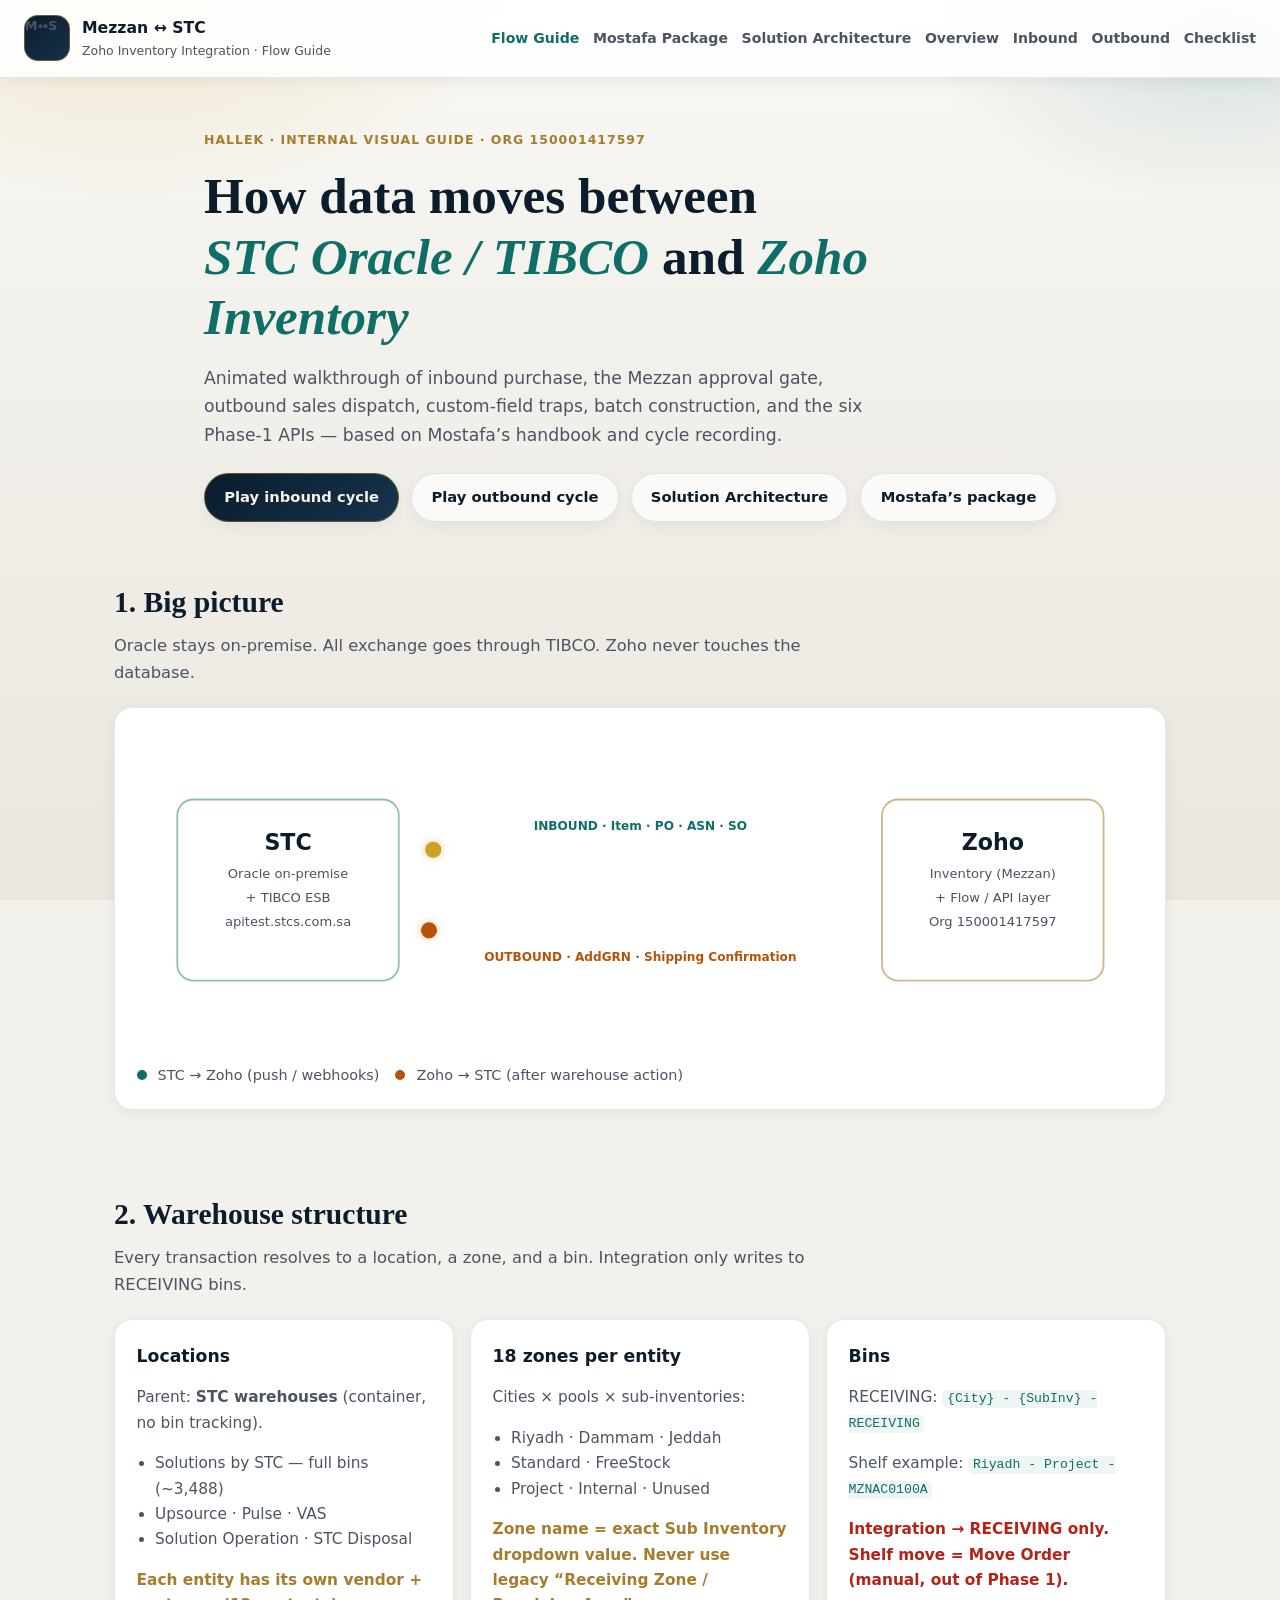
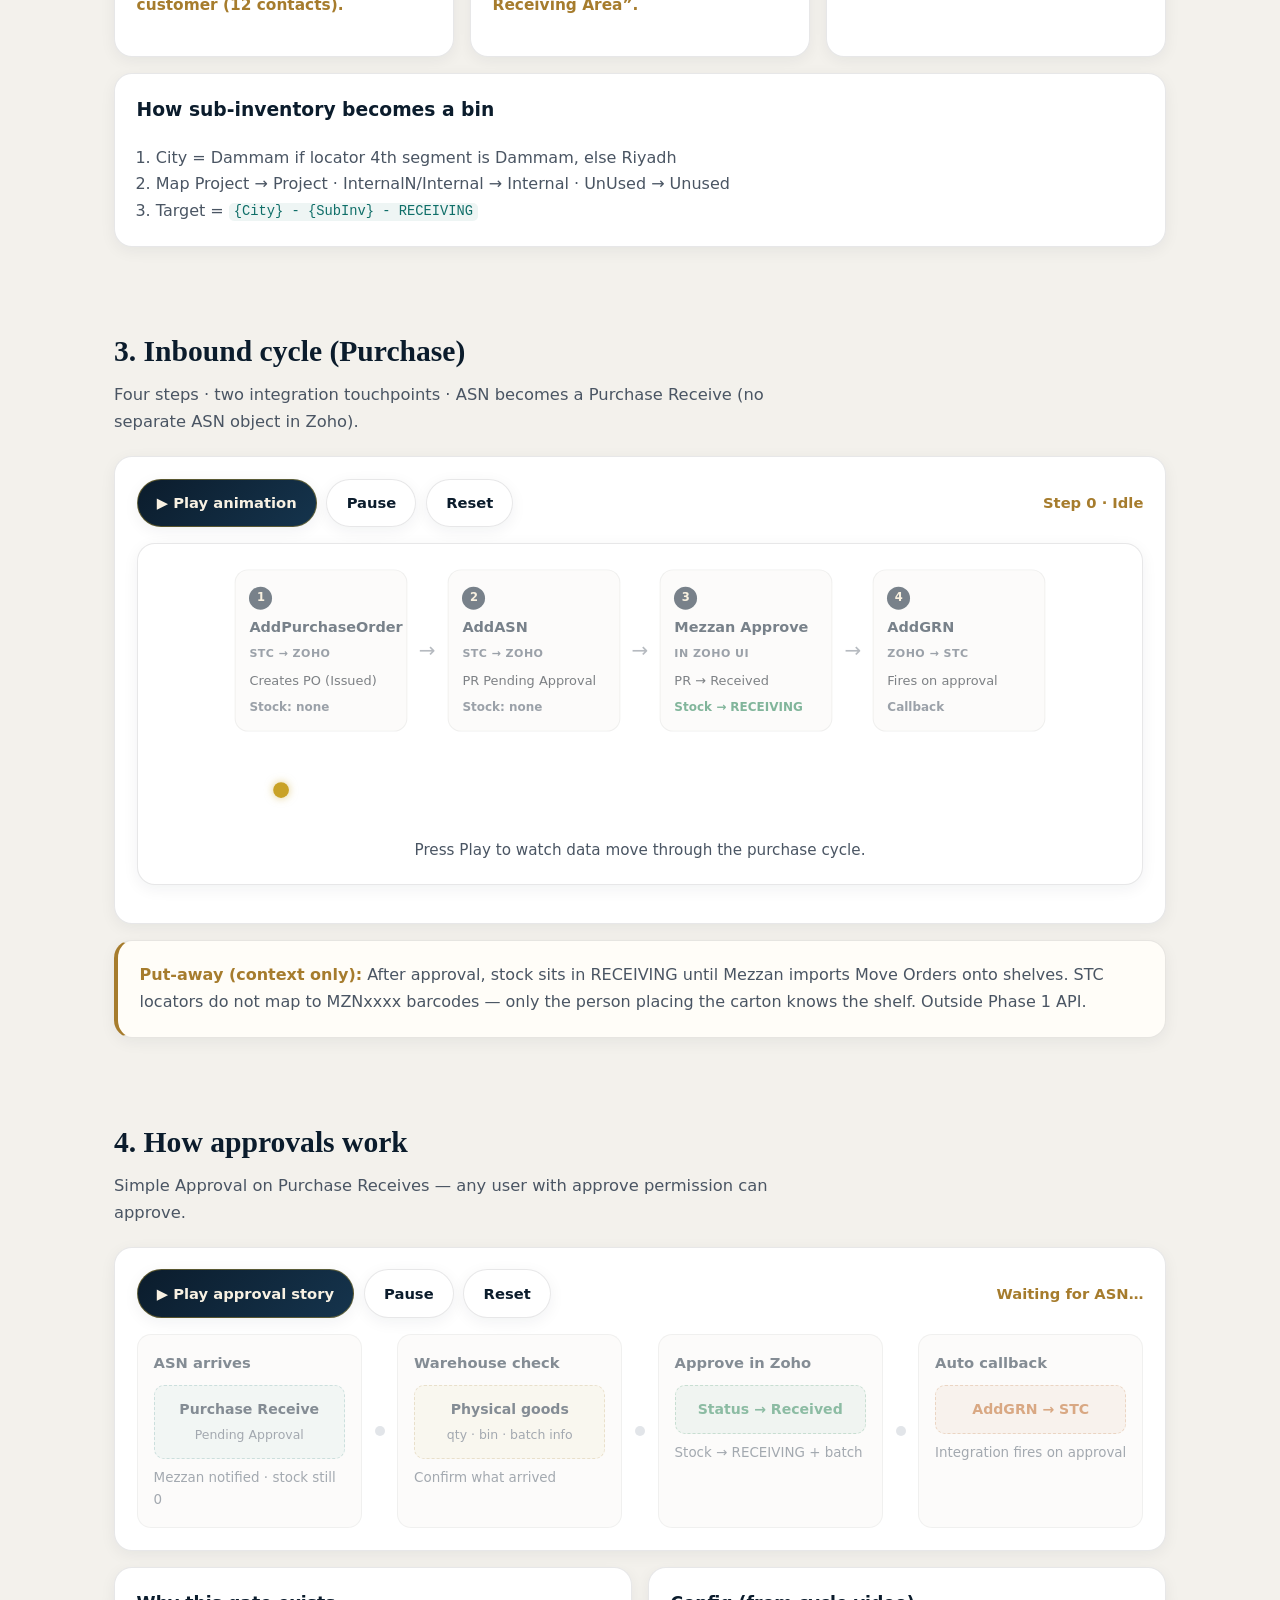
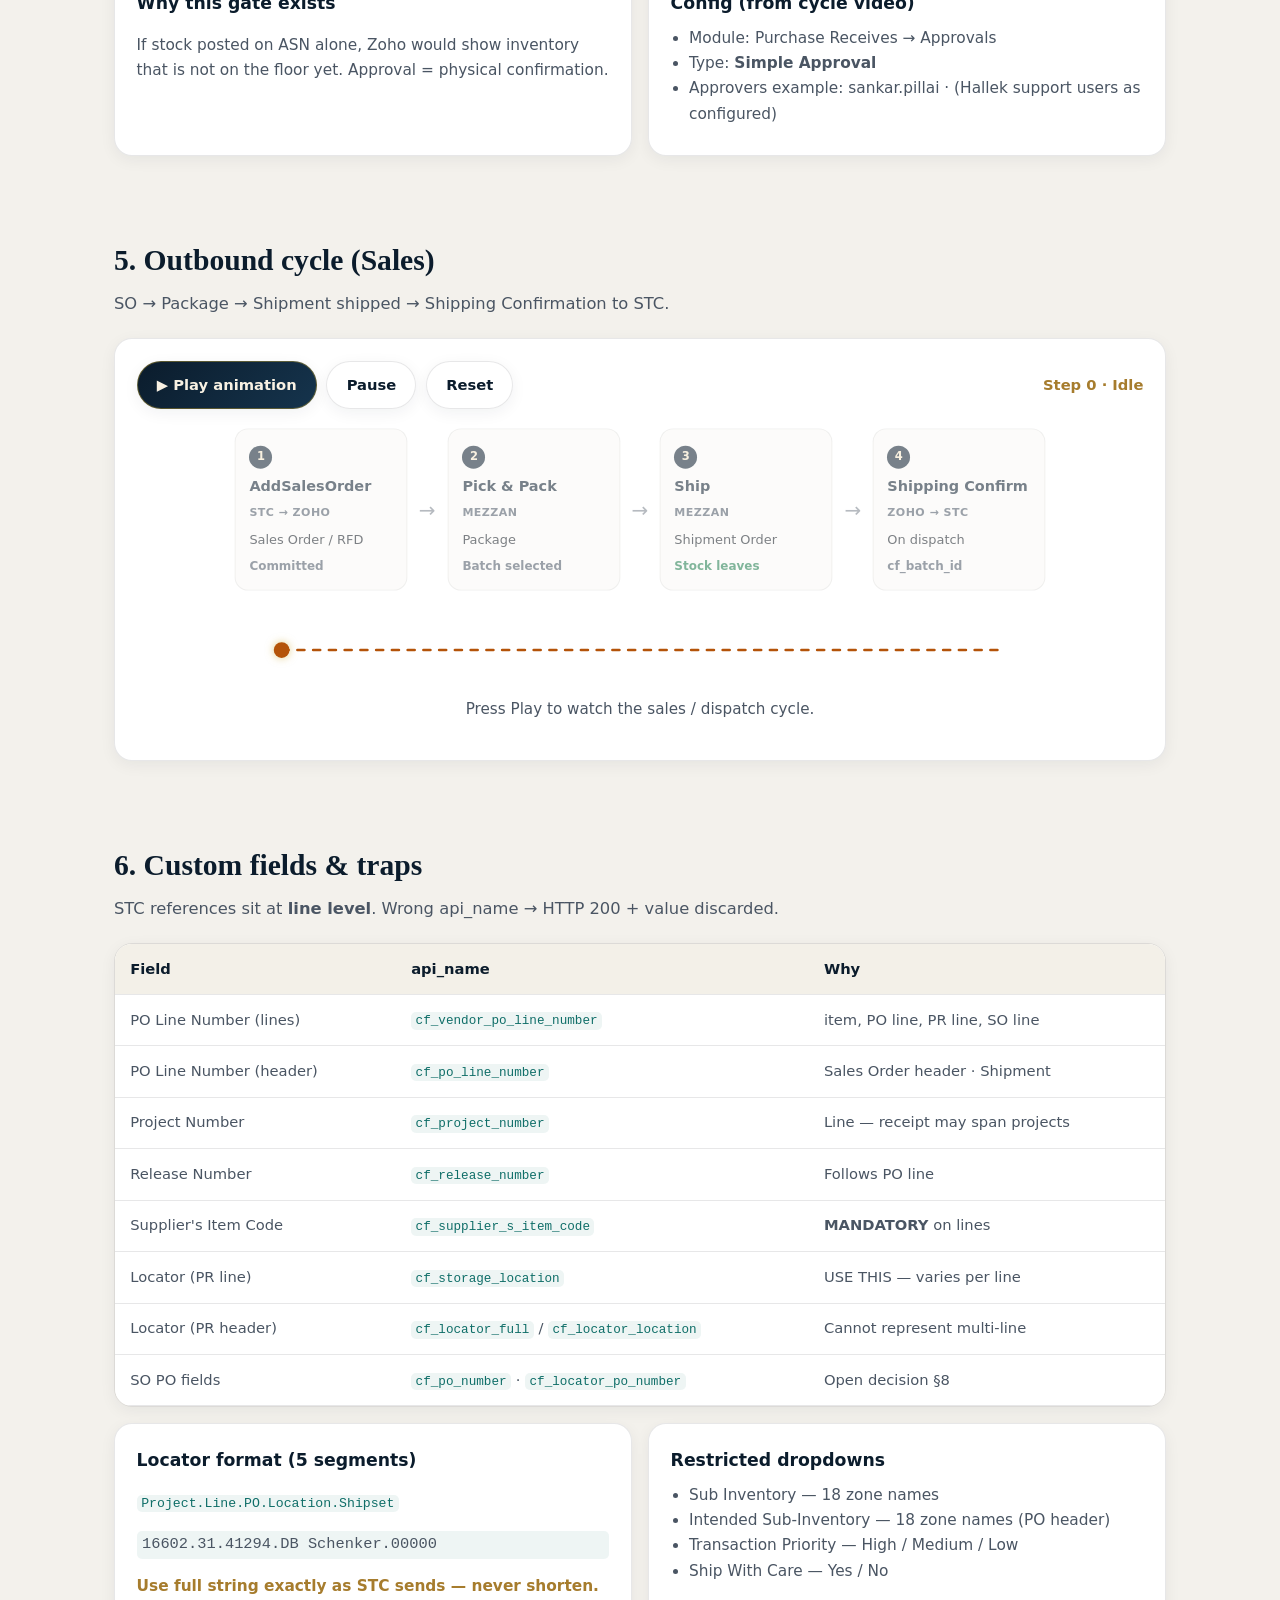
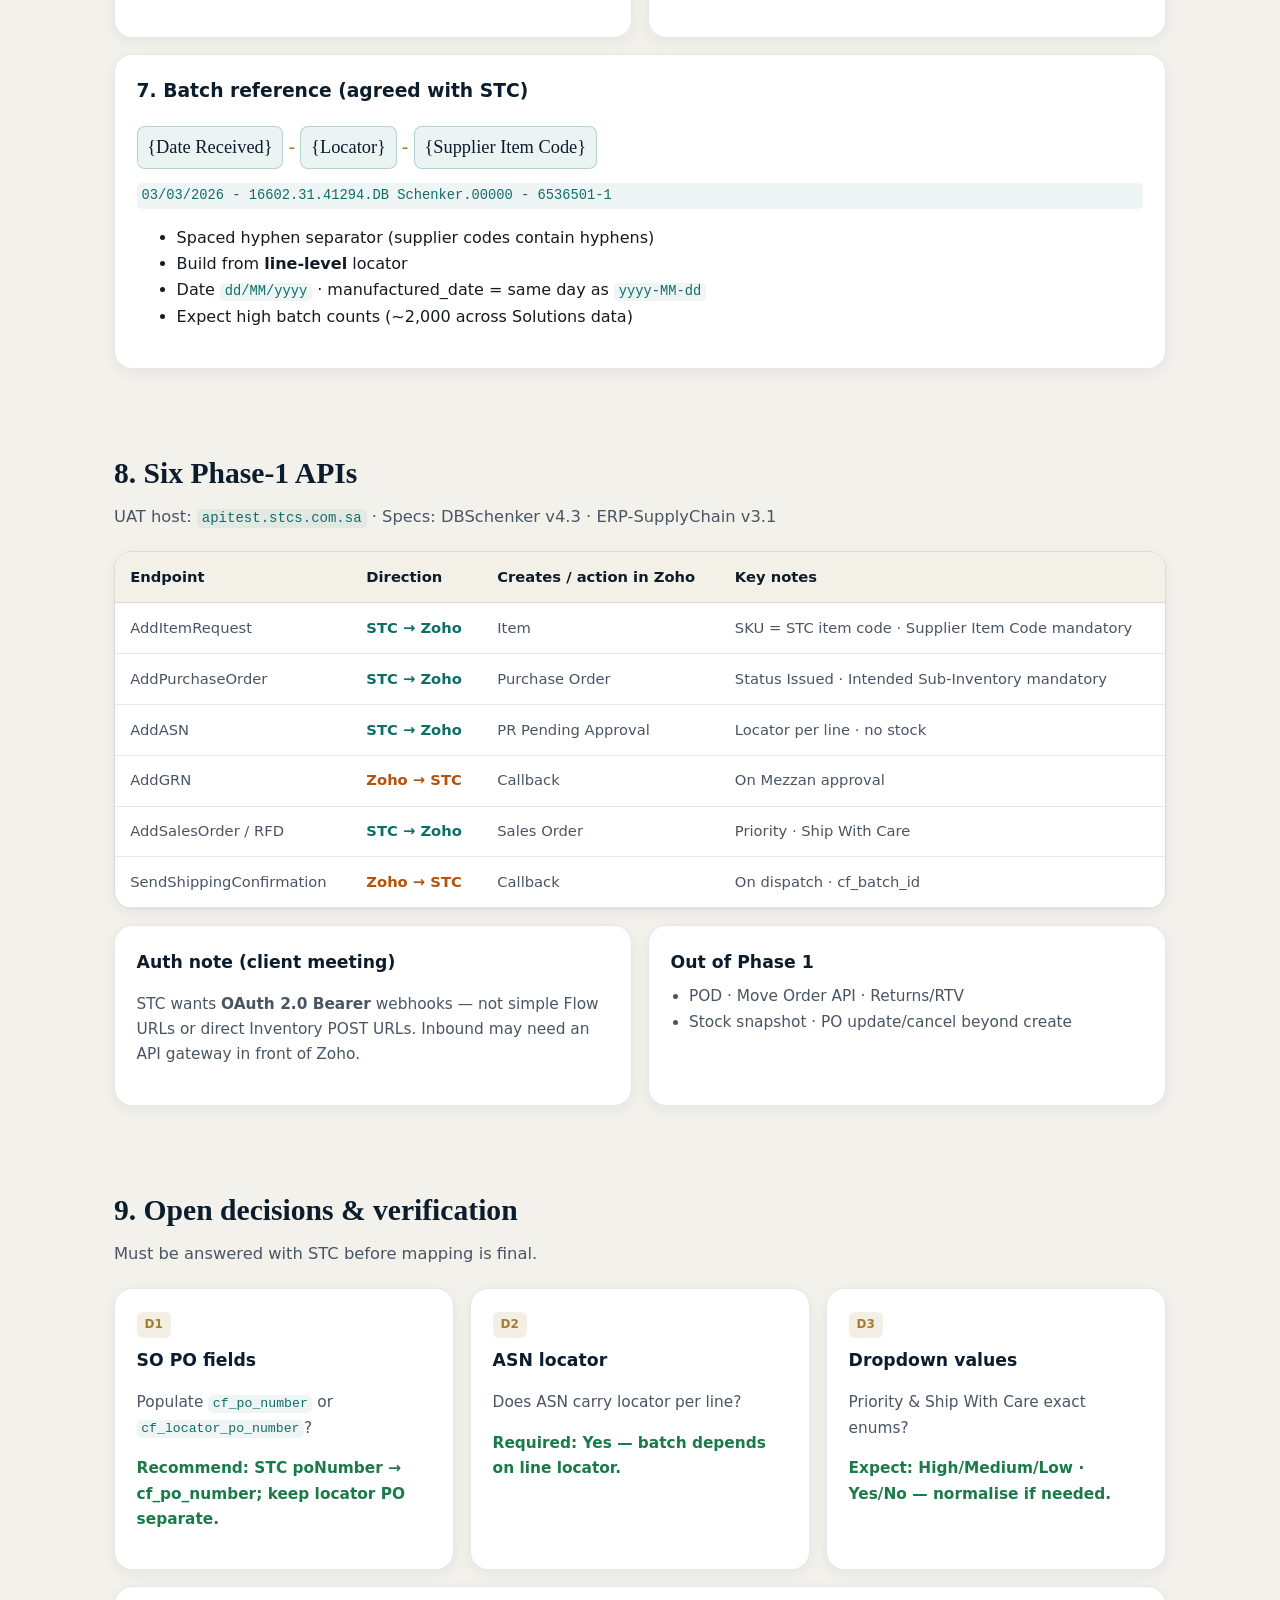
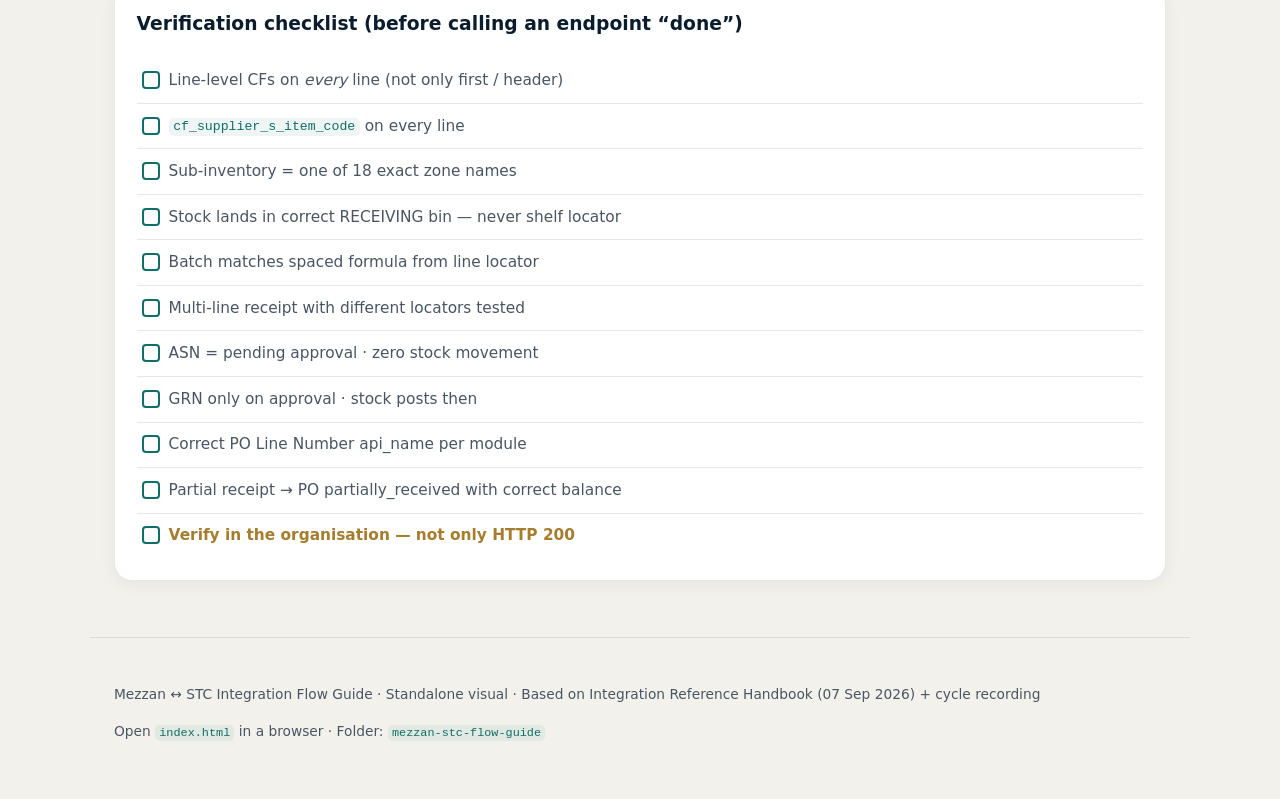
<file: index.html>
<!DOCTYPE html>
<html lang="en">
<head>
  <meta charset="UTF-8" />
  <meta name="viewport" content="width=device-width, initial-scale=1" />
  <title>Mezzan ↔ STC · Integration Flow Guide</title>
  <link rel="stylesheet" href="css/styles.css" />
</head>
<body>
  <div class="bg-grid" aria-hidden="true"></div>
  <div class="bg-glow" aria-hidden="true"></div>

  <header class="site-header">
    <div class="brand">
      <span class="brand-mark">M↔S</span>
      <div>
        <strong>Mezzan ↔ STC</strong>
        <span>Zoho Inventory Integration · Flow Guide</span>
      </div>
    </div>
    <nav class="nav">
      <a href="index.html" class="nav-active">Flow Guide</a>
      <a href="mostafa.html">Mostafa Package</a>
      <a href="architecture.html">Solution Architecture</a>
      <a href="#overview">Overview</a>
      <a href="#inbound">Inbound</a>
      <a href="#outbound">Outbound</a>
      <a href="#checklist">Checklist</a>
    </nav>
  </header>

  <main>
    <!-- HERO -->
    <section class="hero" id="top">
      <p class="eyebrow">Hallek · Internal visual guide · Org 150001417597</p>
      <h1>How data moves between<br /><em>STC Oracle / TIBCO</em> and <em>Zoho Inventory</em></h1>
      <p class="lede">
        Animated walkthrough of inbound purchase, the Mezzan approval gate, outbound sales dispatch,
        custom-field traps, batch construction, and the six Phase‑1 APIs — based on Mostafa’s handbook and cycle recording.
      </p>
      <div class="hero-actions">
        <a class="btn primary" href="#inbound">Play inbound cycle</a>
        <a class="btn ghost" href="#outbound">Play outbound cycle</a>
        <a class="btn ghost" href="architecture.html">Solution Architecture</a>
        <a class="btn ghost" href="mostafa.html">Mostafa’s package</a>
      </div>
    </section>

    <!-- OVERVIEW -->
    <section class="panel" id="overview">
      <div class="section-head">
        <h2>1. Big picture</h2>
        <p>Oracle stays on‑premise. All exchange goes through TIBCO. Zoho never touches the database.</p>
      </div>

      <div class="stage overview-stage">
        <svg class="flow-svg" viewBox="0 0 1000 320" role="img" aria-label="STC to Zoho overview">
          <defs>
            <linearGradient id="gIn" x1="0%" y1="0%" x2="100%" y2="0%">
              <stop offset="0%" stop-color="#0d9488"/>
              <stop offset="100%" stop-color="#f59e0b"/>
            </linearGradient>
            <linearGradient id="gOut" x1="100%" y1="0%" x2="0%" y2="0%">
              <stop offset="0%" stop-color="#ea580c"/>
              <stop offset="100%" stop-color="#0d9488"/>
            </linearGradient>
            <filter id="soft"><feGaussianBlur stdDeviation="2"/></filter>
          </defs>

          <rect class="node stc" x="40" y="70" width="220" height="180" rx="16"/>
          <text class="node-title" x="150" y="120" text-anchor="middle">STC</text>
          <text class="node-sub" x="150" y="148" text-anchor="middle">Oracle on‑premise</text>
          <text class="node-sub" x="150" y="172" text-anchor="middle">+ TIBCO ESB</text>
          <text class="node-sub" x="150" y="196" text-anchor="middle">apitest.stcs.com.sa</text>

          <rect class="node zoho" x="740" y="70" width="220" height="180" rx="16"/>
          <text class="node-title" x="850" y="120" text-anchor="middle">Zoho</text>
          <text class="node-sub" x="850" y="148" text-anchor="middle">Inventory (Mezzan)</text>
          <text class="node-sub" x="850" y="172" text-anchor="middle">+ Flow / API layer</text>
          <text class="node-sub" x="850" y="196" text-anchor="middle">Org 150001417597</text>

          <path id="pathIn" class="wire" d="M260 120 C 420 120, 580 120, 740 120" stroke="url(#gIn)"/>
          <path id="pathOut" class="wire" d="M740 200 C 580 200, 420 200, 260 200" stroke="url(#gOut)"/>

          <text class="path-label" x="500" y="100" text-anchor="middle">INBOUND · Item · PO · ASN · SO</text>
          <text class="path-label out" x="500" y="230" text-anchor="middle">OUTBOUND · AddGRN · Shipping Confirmation</text>

          <circle class="packet packet-in" r="8"><animateMotion dur="2.8s" repeatCount="indefinite"><mpath href="#pathIn"/></animateMotion></circle>
          <circle class="packet packet-out" r="8"><animateMotion dur="3.2s" repeatCount="indefinite"><mpath href="#pathOut"/></animateMotion></circle>
        </svg>

        <div class="legend">
          <span><i class="dot in"></i> STC → Zoho (push / webhooks)</span>
          <span><i class="dot out"></i> Zoho → STC (after warehouse action)</span>
        </div>
      </div>
    </section>

    <!-- WAREHOUSE -->
    <section class="panel" id="warehouse">
      <div class="section-head">
        <h2>2. Warehouse structure</h2>
        <p>Every transaction resolves to a location, a zone, and a bin. Integration only writes to RECEIVING bins.</p>
      </div>

      <div class="cards three">
        <article class="card">
          <h3>Locations</h3>
          <p>Parent: <strong>STC warehouses</strong> (container, no bin tracking).</p>
          <ul>
            <li>Solutions by STC — full bins (~3,488)</li>
            <li>Upsource · Pulse · VAS</li>
            <li>Solution Operation · STC Disposal</li>
          </ul>
          <p class="note">Each entity has its own vendor + customer (12 contacts).</p>
        </article>
        <article class="card">
          <h3>18 zones per entity</h3>
          <p>Cities × pools × sub‑inventories:</p>
          <ul>
            <li>Riyadh · Dammam · Jeddah</li>
            <li>Standard · FreeStock</li>
            <li>Project · Internal · Unused</li>
          </ul>
          <p class="note">Zone name = exact Sub Inventory dropdown value. Never use legacy “Receiving Zone / Receiving Area”.</p>
        </article>
        <article class="card">
          <h3>Bins</h3>
          <p>RECEIVING: <code>{City} - {SubInv} - RECEIVING</code></p>
          <p>Shelf example: <code>Riyadh - Project - MZNAC0100A</code></p>
          <p class="warn">Integration → RECEIVING only. Shelf move = Move Order (manual, out of Phase 1).</p>
        </article>
      </div>

      <div class="resolve-box">
        <h3>How sub‑inventory becomes a bin</h3>
        <ol>
          <li>City = Dammam if locator 4th segment is Dammam, else Riyadh</li>
          <li>Map Project → Project · InternalN/Internal → Internal · UnUsed → Unused</li>
          <li>Target = <code>{City} - {SubInv} - RECEIVING</code></li>
        </ol>
      </div>
    </section>

    <!-- INBOUND -->
    <section class="panel" id="inbound">
      <div class="section-head">
        <h2>3. Inbound cycle (Purchase)</h2>
        <p>Four steps · two integration touchpoints · ASN becomes a Purchase Receive (no separate ASN object in Zoho).</p>
      </div>

      <div class="player">
        <div class="player-toolbar">
          <button type="button" class="btn primary" data-play="inbound">▶ Play animation</button>
          <button type="button" class="btn ghost" data-pause="inbound">Pause</button>
          <button type="button" class="btn ghost" data-reset="inbound">Reset</button>
          <span class="step-label" id="inbound-label">Step 0 · Idle</span>
        </div>

        <div class="stage" id="inbound-stage">
          <div class="flow-row" id="inbound-nodes">
            <div class="flow-node" data-step="1">
              <span class="badge">1</span>
              <strong>AddPurchaseOrder</strong>
              <small>STC → Zoho</small>
              <em>Creates PO (Issued)</em>
              <span class="stock">Stock: none</span>
            </div>
            <div class="flow-arrow" data-step="1">→</div>
            <div class="flow-node" data-step="2">
              <span class="badge">2</span>
              <strong>AddASN</strong>
              <small>STC → Zoho</small>
              <em>PR Pending Approval</em>
              <span class="stock">Stock: none</span>
            </div>
            <div class="flow-arrow" data-step="2">→</div>
            <div class="flow-node mezzan" data-step="3">
              <span class="badge">3</span>
              <strong>Mezzan Approve</strong>
              <small>In Zoho UI</small>
              <em>PR → Received</em>
              <span class="stock ok">Stock → RECEIVING</span>
            </div>
            <div class="flow-arrow" data-step="3">→</div>
            <div class="flow-node out" data-step="4">
              <span class="badge">4</span>
              <strong>AddGRN</strong>
              <small>Zoho → STC</small>
              <em>Fires on approval</em>
              <span class="stock">Callback</span>
            </div>
          </div>

          <div class="anim-track">
            <svg viewBox="0 0 900 80" class="mini-svg">
              <path id="inTrack" d="M40 40 H860" class="wire"/>
              <circle id="inPacket" class="packet packet-in" cx="40" cy="40" r="9"/>
            </svg>
            <p class="anim-caption" id="inbound-caption">Press Play to watch data move through the purchase cycle.</p>
          </div>
        </div>

        <div class="detail-grid" id="inbound-details">
          <div class="detail active" data-for="1">
            <h4>Step 1 — Purchase Order</h4>
            <ul>
              <li>STC endpoint: <strong>AddPurchaseOrder</strong></li>
              <li>Zoho: Purchase Order · set status <strong>Issued</strong> (not Draft)</li>
              <li><strong>Intended Sub-Inventory</strong> mandatory at header</li>
              <li>No stock movement</li>
            </ul>
          </div>
          <div class="detail" data-for="2">
            <h4>Step 2 — ASN → Purchase Receive</h4>
            <ul>
              <li>STC endpoint: <strong>AddASN</strong></li>
              <li>Creates Purchase Receive in <strong>Pending Approval</strong></li>
              <li><strong>Locator must be per line</strong> (<code>cf_storage_location</code>)</li>
              <li>Sub-Inventory mandatory · <strong>no stock posts yet</strong></li>
            </ul>
          </div>
          <div class="detail" data-for="3">
            <h4>Step 3 — Approval gate (Mezzan)</h4>
            <ul>
              <li>ASN = goods are coming · Approval = physically arrived</li>
              <li>Stock posts to zone RECEIVING bin</li>
              <li>Batch created using Section 6 formula</li>
              <li><strong>Do not auto-approve</strong></li>
            </ul>
          </div>
          <div class="detail" data-for="4">
            <h4>Step 4 — AddGRN to STC</h4>
            <ul>
              <li>Outbound POST after approval</li>
              <li>Stock already posted at step 3</li>
              <li>PO Number on receipt is native (from PO)</li>
              <li>Receipt number auto-generated</li>
            </ul>
          </div>
        </div>
      </div>

      <div class="callout">
        <strong>Put-away (context only):</strong> After approval, stock sits in RECEIVING until Mezzan imports Move Orders onto shelves.
        STC locators do not map to MZNxxxx barcodes — only the person placing the carton knows the shelf. Outside Phase 1 API.
      </div>
    </section>

    <!-- APPROVAL -->
    <section class="panel" id="approval">
      <div class="section-head">
        <h2>4. How approvals work</h2>
        <p>Simple Approval on Purchase Receives — any user with approve permission can approve.</p>
      </div>

      <div class="player">
        <div class="player-toolbar">
          <button type="button" class="btn primary" data-play="approval">▶ Play approval story</button>
          <button type="button" class="btn ghost" data-pause="approval">Pause</button>
          <button type="button" class="btn ghost" data-reset="approval">Reset</button>
          <span class="step-label" id="approval-label">Waiting for ASN…</span>
        </div>

        <div class="approval-board" id="approval-board">
          <div class="ap-col" data-ap="1">
            <h4>ASN arrives</h4>
            <div class="ticket">Purchase Receive<br/><span>Pending Approval</span></div>
            <p>Mezzan notified · stock still 0</p>
          </div>
          <div class="ap-pipe"><span class="pulse-dot"></span></div>
          <div class="ap-col" data-ap="2">
            <h4>Warehouse check</h4>
            <div class="ticket soft">Physical goods<br/><span>qty · bin · batch info</span></div>
            <p>Confirm what arrived</p>
          </div>
          <div class="ap-pipe"><span class="pulse-dot"></span></div>
          <div class="ap-col" data-ap="3">
            <h4>Approve in Zoho</h4>
            <div class="ticket ok">Status → Received</div>
            <p>Stock → RECEIVING + batch</p>
          </div>
          <div class="ap-pipe"><span class="pulse-dot"></span></div>
          <div class="ap-col" data-ap="4">
            <h4>Auto callback</h4>
            <div class="ticket out">AddGRN → STC</div>
            <p>Integration fires on approval</p>
          </div>
        </div>
      </div>

      <div class="cards two">
        <article class="card">
          <h3>Why this gate exists</h3>
          <p>If stock posted on ASN alone, Zoho would show inventory that is not on the floor yet. Approval = physical confirmation.</p>
        </article>
        <article class="card">
          <h3>Config (from cycle video)</h3>
          <ul>
            <li>Module: Purchase Receives → Approvals</li>
            <li>Type: <strong>Simple Approval</strong></li>
            <li>Approvers example: sankar.pillai · (Hallek support users as configured)</li>
          </ul>
        </article>
      </div>
    </section>

    <!-- OUTBOUND -->
    <section class="panel" id="outbound">
      <div class="section-head">
        <h2>5. Outbound cycle (Sales)</h2>
        <p>SO → Package → Shipment shipped → Shipping Confirmation to STC.</p>
      </div>

      <div class="player">
        <div class="player-toolbar">
          <button type="button" class="btn primary" data-play="outbound">▶ Play animation</button>
          <button type="button" class="btn ghost" data-pause="outbound">Pause</button>
          <button type="button" class="btn ghost" data-reset="outbound">Reset</button>
          <span class="step-label" id="outbound-label">Step 0 · Idle</span>
        </div>

        <div class="flow-row" id="outbound-nodes">
          <div class="flow-node" data-step="1">
            <span class="badge">1</span>
            <strong>AddSalesOrder</strong>
            <small>STC → Zoho</small>
            <em>Sales Order / RFD</em>
            <span class="stock">Committed</span>
          </div>
          <div class="flow-arrow" data-step="1">→</div>
          <div class="flow-node mezzan" data-step="2">
            <span class="badge">2</span>
            <strong>Pick &amp; Pack</strong>
            <small>Mezzan</small>
            <em>Package</em>
            <span class="stock">Batch selected</span>
          </div>
          <div class="flow-arrow" data-step="2">→</div>
          <div class="flow-node mezzan" data-step="3">
            <span class="badge">3</span>
            <strong>Ship</strong>
            <small>Mezzan</small>
            <em>Shipment Order</em>
            <span class="stock ok">Stock leaves</span>
          </div>
          <div class="flow-arrow" data-step="3">→</div>
          <div class="flow-node out" data-step="4">
            <span class="badge">4</span>
            <strong>Shipping Confirm</strong>
            <small>Zoho → STC</small>
            <em>On dispatch</em>
            <span class="stock">cf_batch_id</span>
          </div>
        </div>

        <div class="anim-track">
          <svg viewBox="0 0 900 80" class="mini-svg">
            <path id="outTrack" d="M40 40 H860" class="wire out-wire"/>
            <circle id="outPacket" class="packet packet-out" cx="40" cy="40" r="9"/>
          </svg>
          <p class="anim-caption" id="outbound-caption">Press Play to watch the sales / dispatch cycle.</p>
        </div>

        <div class="detail-grid" id="outbound-details">
          <div class="detail active" data-for="1">
            <h4>Step 1 — Sales Order</h4>
            <ul>
              <li>Endpoint: AddSalesOrder / CreateRFD</li>
              <li>Dropdowns: Transaction Priority · Ship With Care</li>
              <li>Stock committed, not dispatched</li>
            </ul>
          </div>
          <div class="detail" data-for="2">
            <h4>Step 2 — Package</h4>
            <ul>
              <li>Every item is <strong>batch tracked</strong> — picker selects batch</li>
              <li>Many batches possible (one item can have 70+)</li>
              <li><strong>Serial tracking OFF</strong> — do not map serials</li>
            </ul>
          </div>
          <div class="detail" data-for="3">
            <h4>Step 3 — Shipment</h4>
            <ul>
              <li>When shipment is <strong>shipped</strong>, stock leaves</li>
              <li>This is the operational “dispatch” moment</li>
            </ul>
          </div>
          <div class="detail" data-for="4">
            <h4>Step 4 — SendShippingConfirmation</h4>
            <ul>
              <li>Outbound POST to STC on dispatch</li>
              <li><code>cf_batch_id</code> on Shipment carries dispatched lot</li>
              <li>Should always be populated (batch tracking ON)</li>
            </ul>
          </div>
        </div>
      </div>
    </section>

    <!-- FIELDS -->
    <section class="panel" id="fields">
      <div class="section-head">
        <h2>6. Custom fields &amp; traps</h2>
        <p>STC references sit at <strong>line level</strong>. Wrong api_name → HTTP 200 + value discarded.</p>
      </div>

      <div class="table-wrap">
        <table>
          <thead>
            <tr><th>Field</th><th>api_name</th><th>Why</th></tr>
          </thead>
          <tbody>
            <tr><td>PO Line Number (lines)</td><td><code>cf_vendor_po_line_number</code></td><td>item, PO line, PR line, SO line</td></tr>
            <tr><td>PO Line Number (header)</td><td><code>cf_po_line_number</code></td><td>Sales Order header · Shipment</td></tr>
            <tr><td>Project Number</td><td><code>cf_project_number</code></td><td>Line — receipt may span projects</td></tr>
            <tr><td>Release Number</td><td><code>cf_release_number</code></td><td>Follows PO line</td></tr>
            <tr><td>Supplier's Item Code</td><td><code>cf_supplier_s_item_code</code></td><td><strong>MANDATORY</strong> on lines</td></tr>
            <tr><td>Locator (PR line)</td><td><code>cf_storage_location</code></td><td>USE THIS — varies per line</td></tr>
            <tr><td>Locator (PR header)</td><td><code>cf_locator_full</code> / <code>cf_locator_location</code></td><td>Cannot represent multi-line</td></tr>
            <tr><td>SO PO fields</td><td><code>cf_po_number</code> · <code>cf_locator_po_number</code></td><td>Open decision §8</td></tr>
          </tbody>
        </table>
      </div>

      <div class="cards two">
        <article class="card">
          <h3>Locator format (5 segments)</h3>
          <p><code>Project.Line.PO.Location.Shipset</code></p>
          <p class="mono">16602.31.41294.DB Schenker.00000</p>
          <p class="note">Use full string exactly as STC sends — never shorten.</p>
        </article>
        <article class="card">
          <h3>Restricted dropdowns</h3>
          <ul>
            <li>Sub Inventory — 18 zone names</li>
            <li>Intended Sub-Inventory — 18 zone names (PO header)</li>
            <li>Transaction Priority — High / Medium / Low</li>
            <li>Ship With Care — Yes / No</li>
          </ul>
        </article>
      </div>

      <div class="batch-box" id="batch">
        <h3>7. Batch reference (agreed with STC)</h3>
        <div class="batch-formula">
          <span>{Date Received}</span>
          <i> - </i>
          <span>{Locator}</span>
          <i> - </i>
          <span>{Supplier Item Code}</span>
        </div>
        <p class="mono">03/03/2026 - 16602.31.41294.DB Schenker.00000 - 6536501-1</p>
        <ul>
          <li>Spaced hyphen separator (supplier codes contain hyphens)</li>
          <li>Build from <strong>line-level</strong> locator</li>
          <li>Date <code>dd/MM/yyyy</code> · manufactured_date = same day as <code>yyyy-MM-dd</code></li>
          <li>Expect high batch counts (~2,000 across Solutions data)</li>
        </ul>
      </div>
    </section>

    <!-- APIS -->
    <section class="panel" id="apis">
      <div class="section-head">
        <h2>8. Six Phase‑1 APIs</h2>
        <p>UAT host: <code>apitest.stcs.com.sa</code> · Specs: DBSchenker v4.3 · ERP-SupplyChain v3.1</p>
      </div>

      <div class="table-wrap">
        <table>
          <thead>
            <tr><th>Endpoint</th><th>Direction</th><th>Creates / action in Zoho</th><th>Key notes</th></tr>
          </thead>
          <tbody>
            <tr><td>AddItemRequest</td><td class="in">STC → Zoho</td><td>Item</td><td>SKU = STC item code · Supplier Item Code mandatory</td></tr>
            <tr><td>AddPurchaseOrder</td><td class="in">STC → Zoho</td><td>Purchase Order</td><td>Status Issued · Intended Sub-Inventory mandatory</td></tr>
            <tr><td>AddASN</td><td class="in">STC → Zoho</td><td>PR Pending Approval</td><td>Locator per line · no stock</td></tr>
            <tr><td>AddGRN</td><td class="out">Zoho → STC</td><td>Callback</td><td>On Mezzan approval</td></tr>
            <tr><td>AddSalesOrder / RFD</td><td class="in">STC → Zoho</td><td>Sales Order</td><td>Priority · Ship With Care</td></tr>
            <tr><td>SendShippingConfirmation</td><td class="out">Zoho → STC</td><td>Callback</td><td>On dispatch · cf_batch_id</td></tr>
          </tbody>
        </table>
      </div>

      <div class="cards two">
        <article class="card">
          <h3>Auth note (client meeting)</h3>
          <p>STC wants <strong>OAuth 2.0 Bearer</strong> webhooks — not simple Flow URLs or direct Inventory POST URLs.
          Inbound may need an API gateway in front of Zoho.</p>
        </article>
        <article class="card">
          <h3>Out of Phase 1</h3>
          <ul>
            <li>POD · Move Order API · Returns/RTV</li>
            <li>Stock snapshot · PO update/cancel beyond create</li>
          </ul>
        </article>
      </div>
    </section>

    <!-- DECISIONS + CHECKLIST -->
    <section class="panel" id="checklist">
      <div class="section-head">
        <h2>9. Open decisions &amp; verification</h2>
        <p>Must be answered with STC before mapping is final.</p>
      </div>

      <div class="cards three">
        <article class="card decision">
          <span class="num">D1</span>
          <h3>SO PO fields</h3>
          <p>Populate <code>cf_po_number</code> or <code>cf_locator_po_number</code>?</p>
          <p class="rec"><strong>Recommend:</strong> STC poNumber → cf_po_number; keep locator PO separate.</p>
        </article>
        <article class="card decision">
          <span class="num">D2</span>
          <h3>ASN locator</h3>
          <p>Does ASN carry locator per line?</p>
          <p class="rec"><strong>Required:</strong> Yes — batch depends on line locator.</p>
        </article>
        <article class="card decision">
          <span class="num">D3</span>
          <h3>Dropdown values</h3>
          <p>Priority &amp; Ship With Care exact enums?</p>
          <p class="rec"><strong>Expect:</strong> High/Medium/Low · Yes/No — normalise if needed.</p>
        </article>
      </div>

      <div class="check-list">
        <h3>Verification checklist (before calling an endpoint “done”)</h3>
        <ul class="checks">
          <li>Line-level CFs on <em>every</em> line (not only first / header)</li>
          <li><code>cf_supplier_s_item_code</code> on every line</li>
          <li>Sub-inventory = one of 18 exact zone names</li>
          <li>Stock lands in correct RECEIVING bin — never shelf locator</li>
          <li>Batch matches spaced formula from line locator</li>
          <li>Multi-line receipt with different locators tested</li>
          <li>ASN = pending approval · zero stock movement</li>
          <li>GRN only on approval · stock posts then</li>
          <li>Correct PO Line Number api_name per module</li>
          <li>Partial receipt → PO partially_received with correct balance</li>
          <li><strong>Verify in the organisation — not only HTTP 200</strong></li>
        </ul>
      </div>
    </section>

    <footer class="site-footer">
      <p>Mezzan ↔ STC Integration Flow Guide · Standalone visual · Based on Integration Reference Handbook (07 Sep 2026) + cycle recording</p>
      <p>Open <code>index.html</code> in a browser · Folder: <code>mezzan-stc-flow-guide</code></p>
    </footer>
  </main>

  <script src="js/app.js"></script>
</body>
</html>
</file>
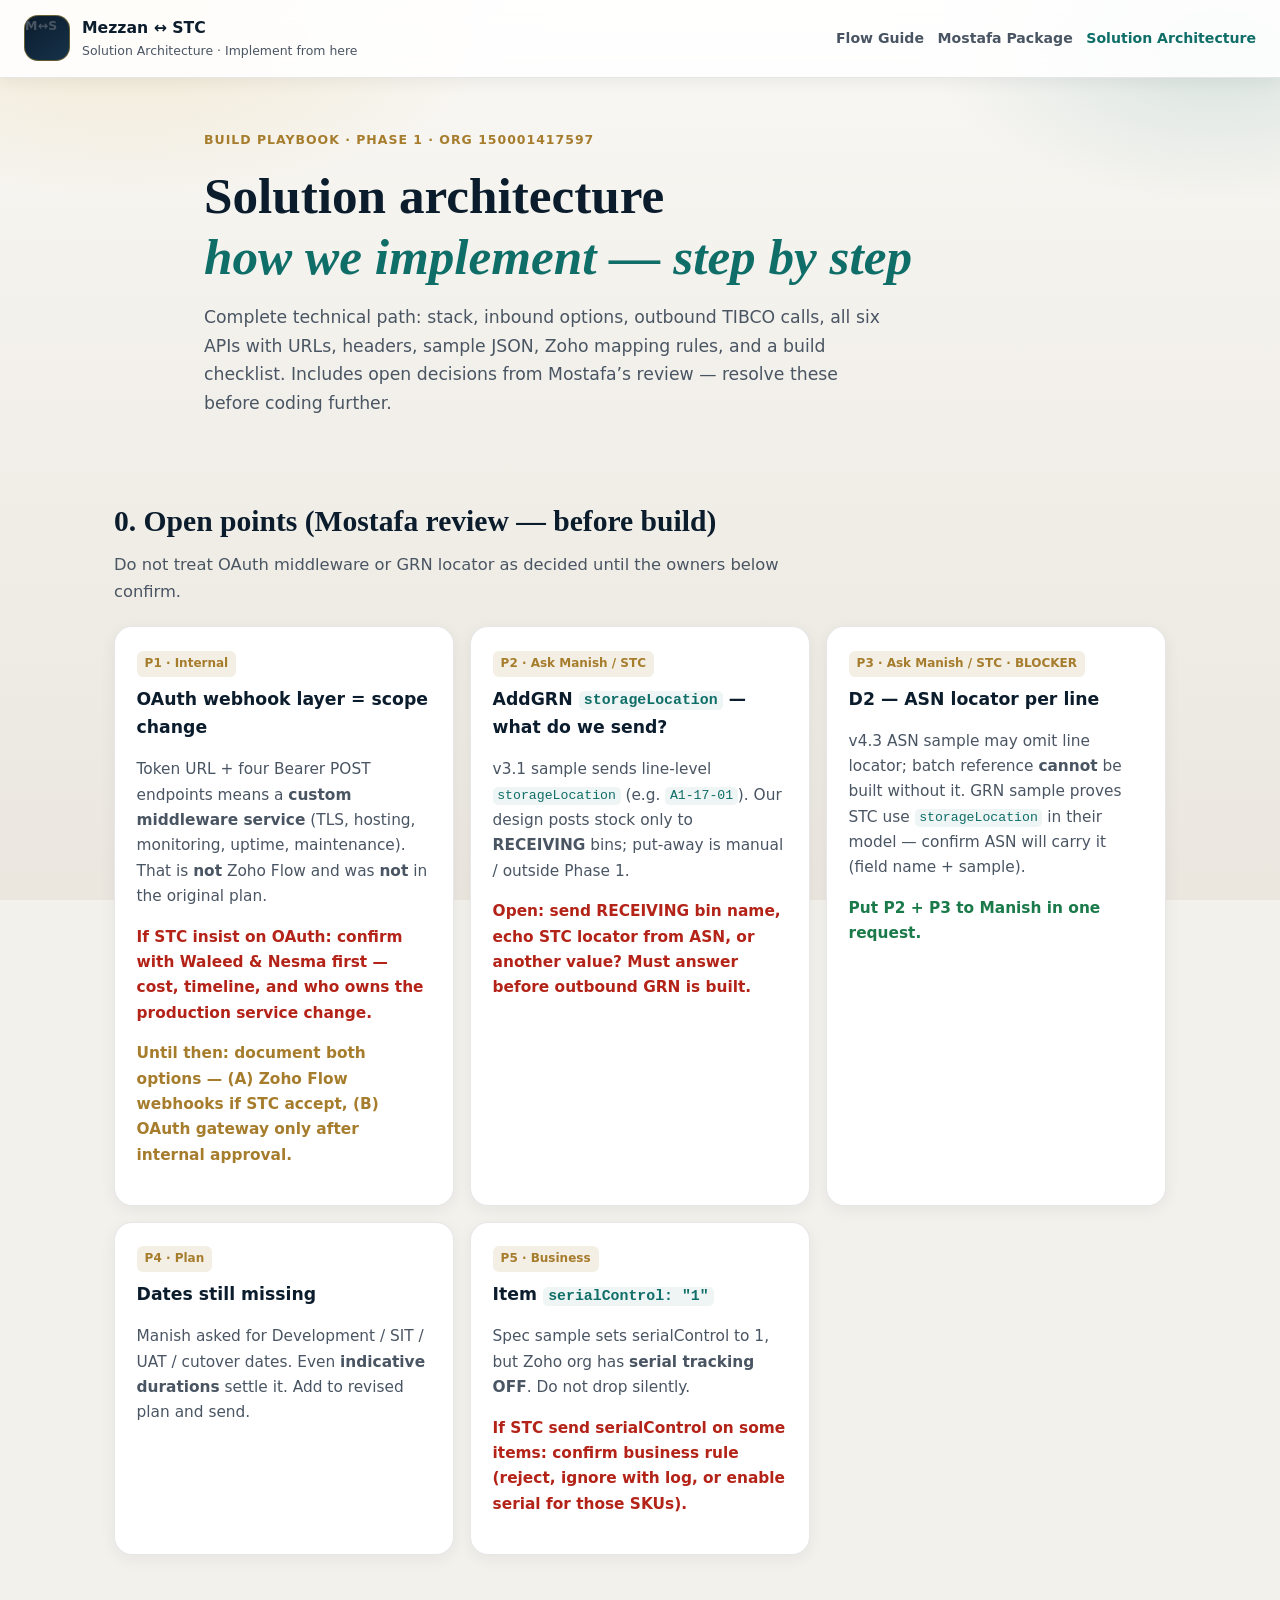
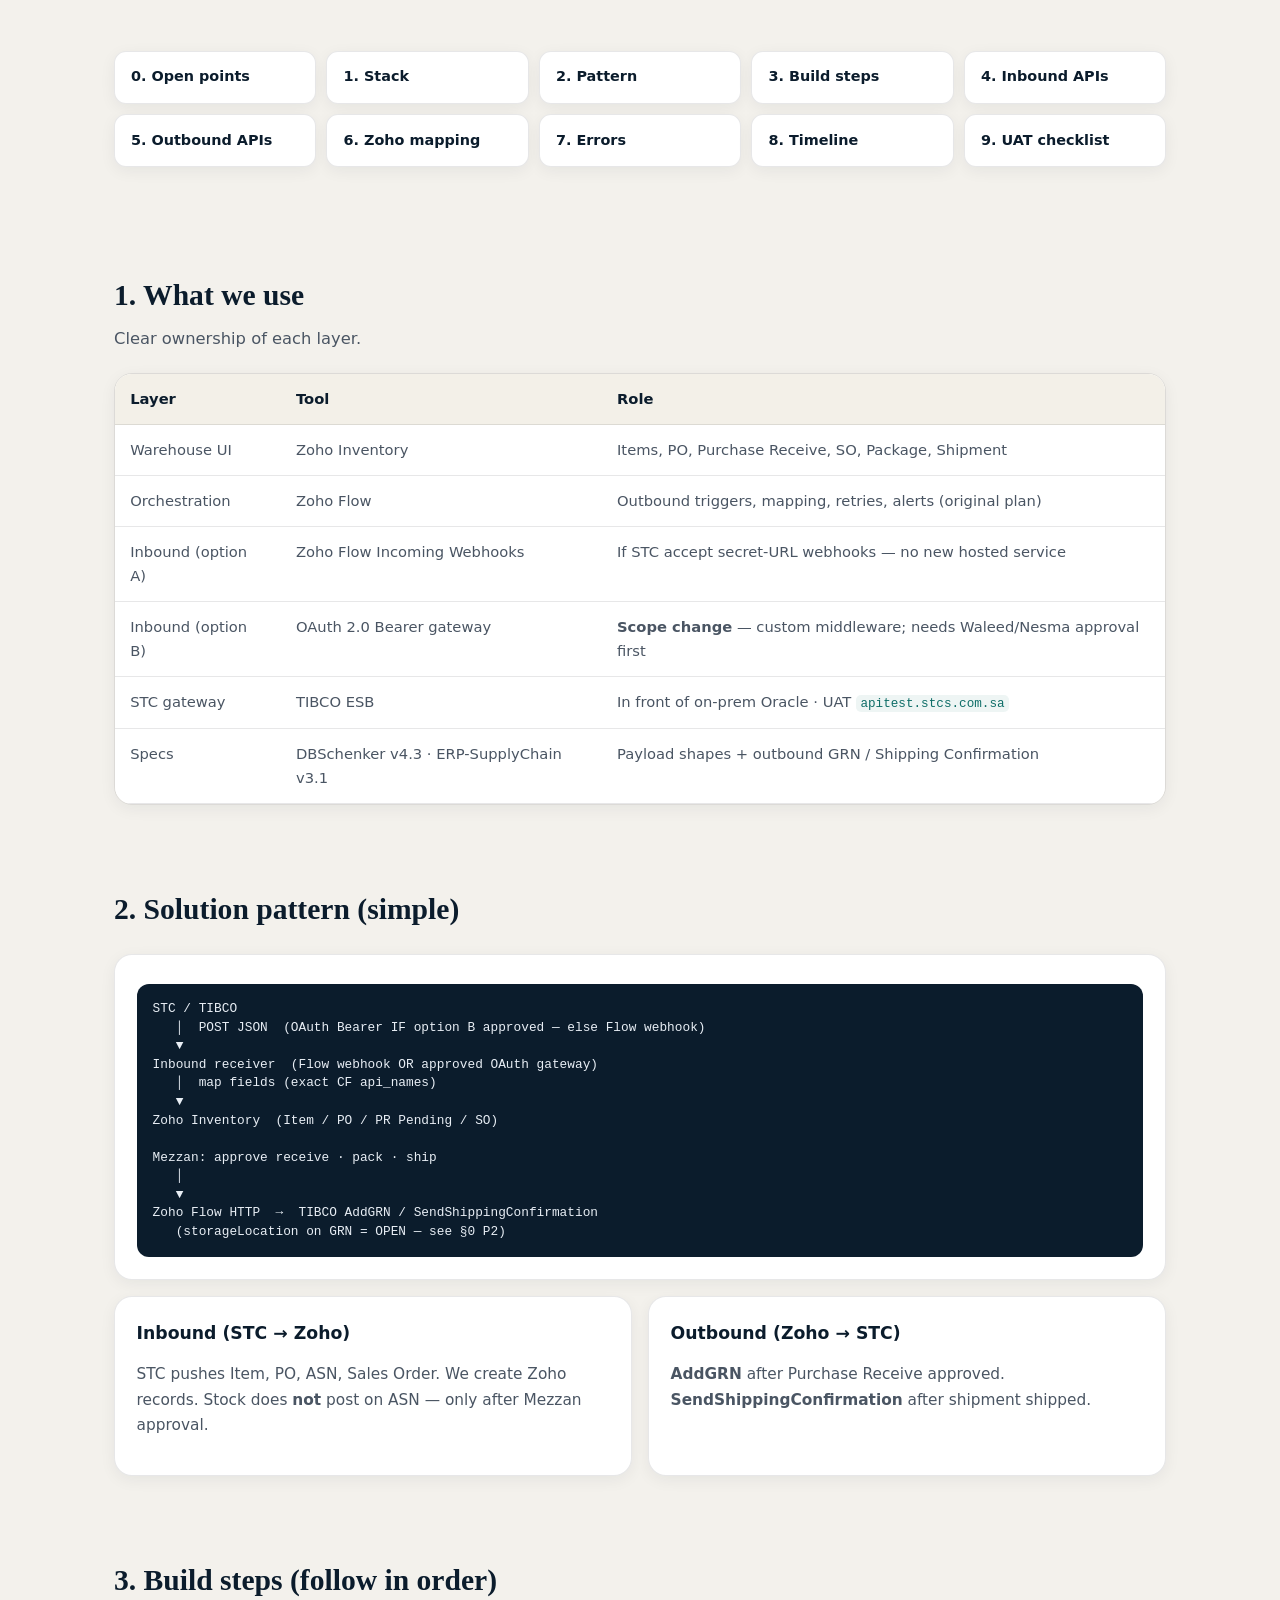
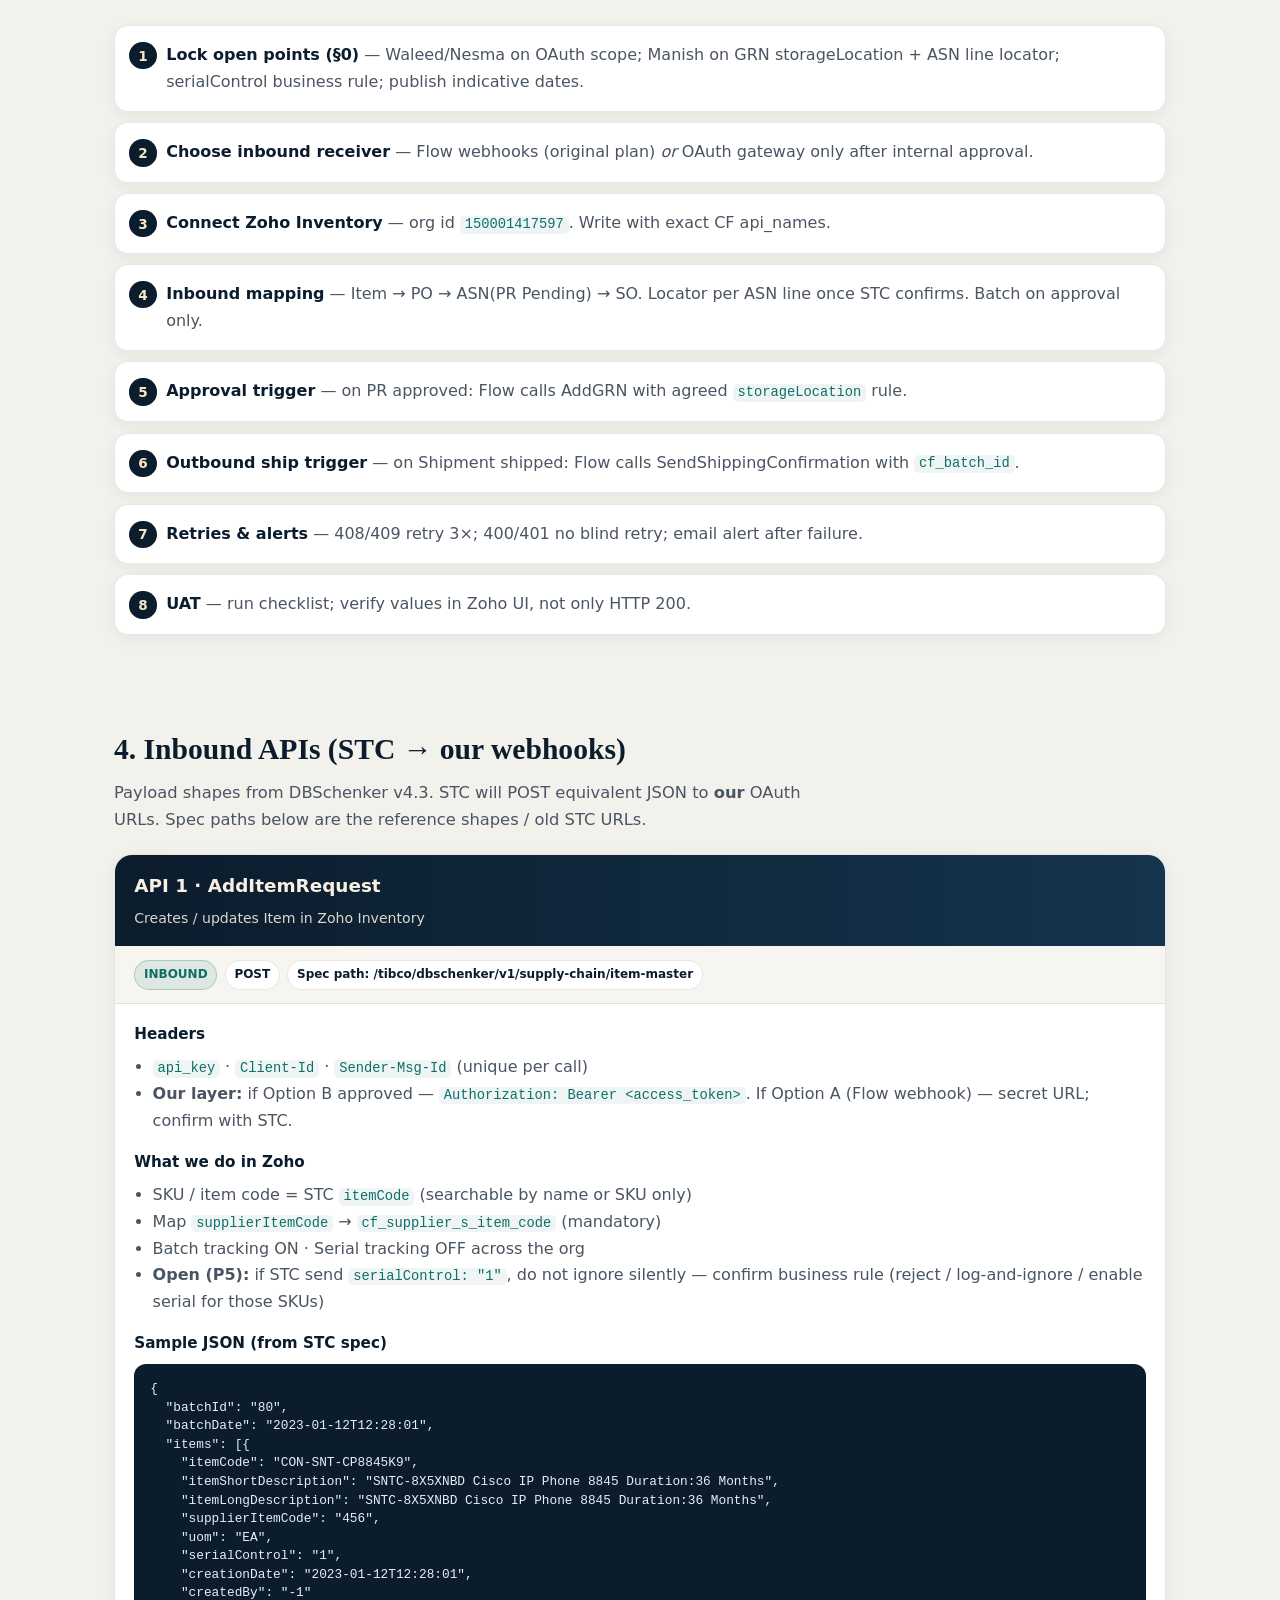
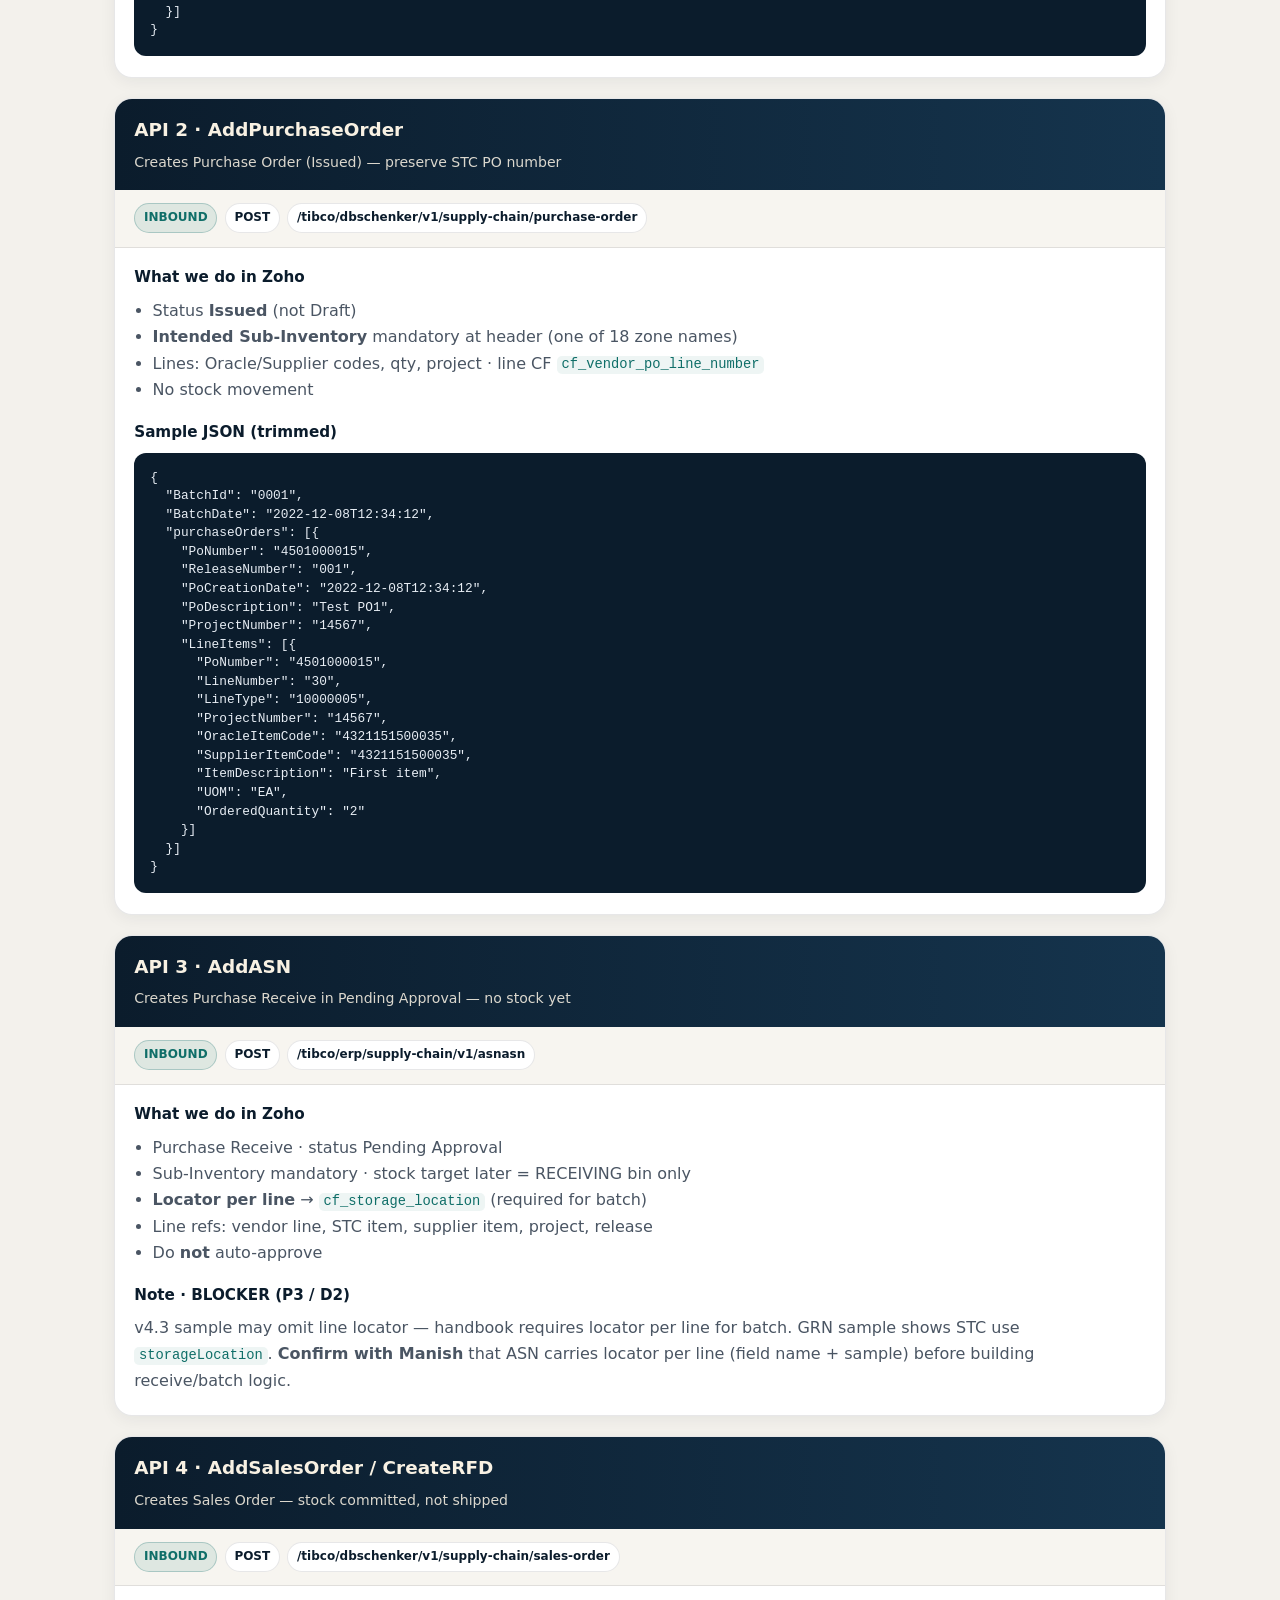
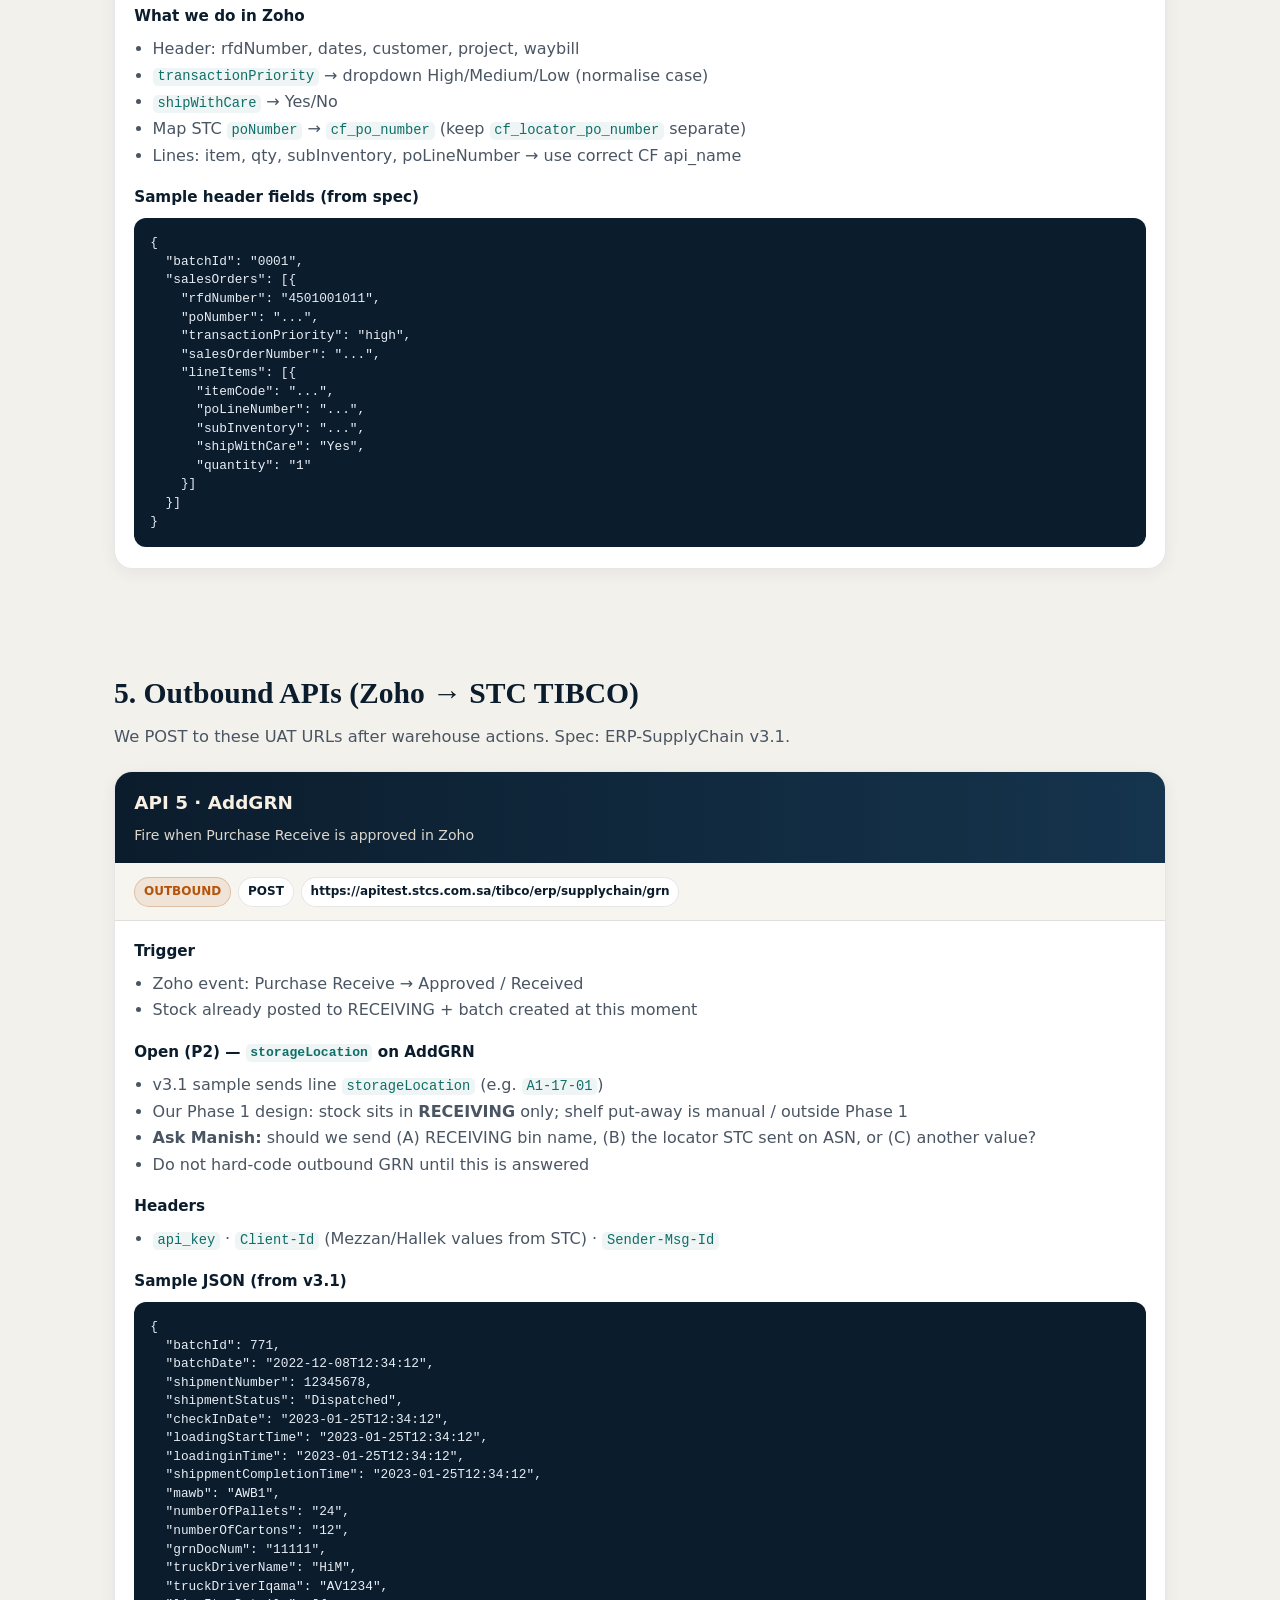
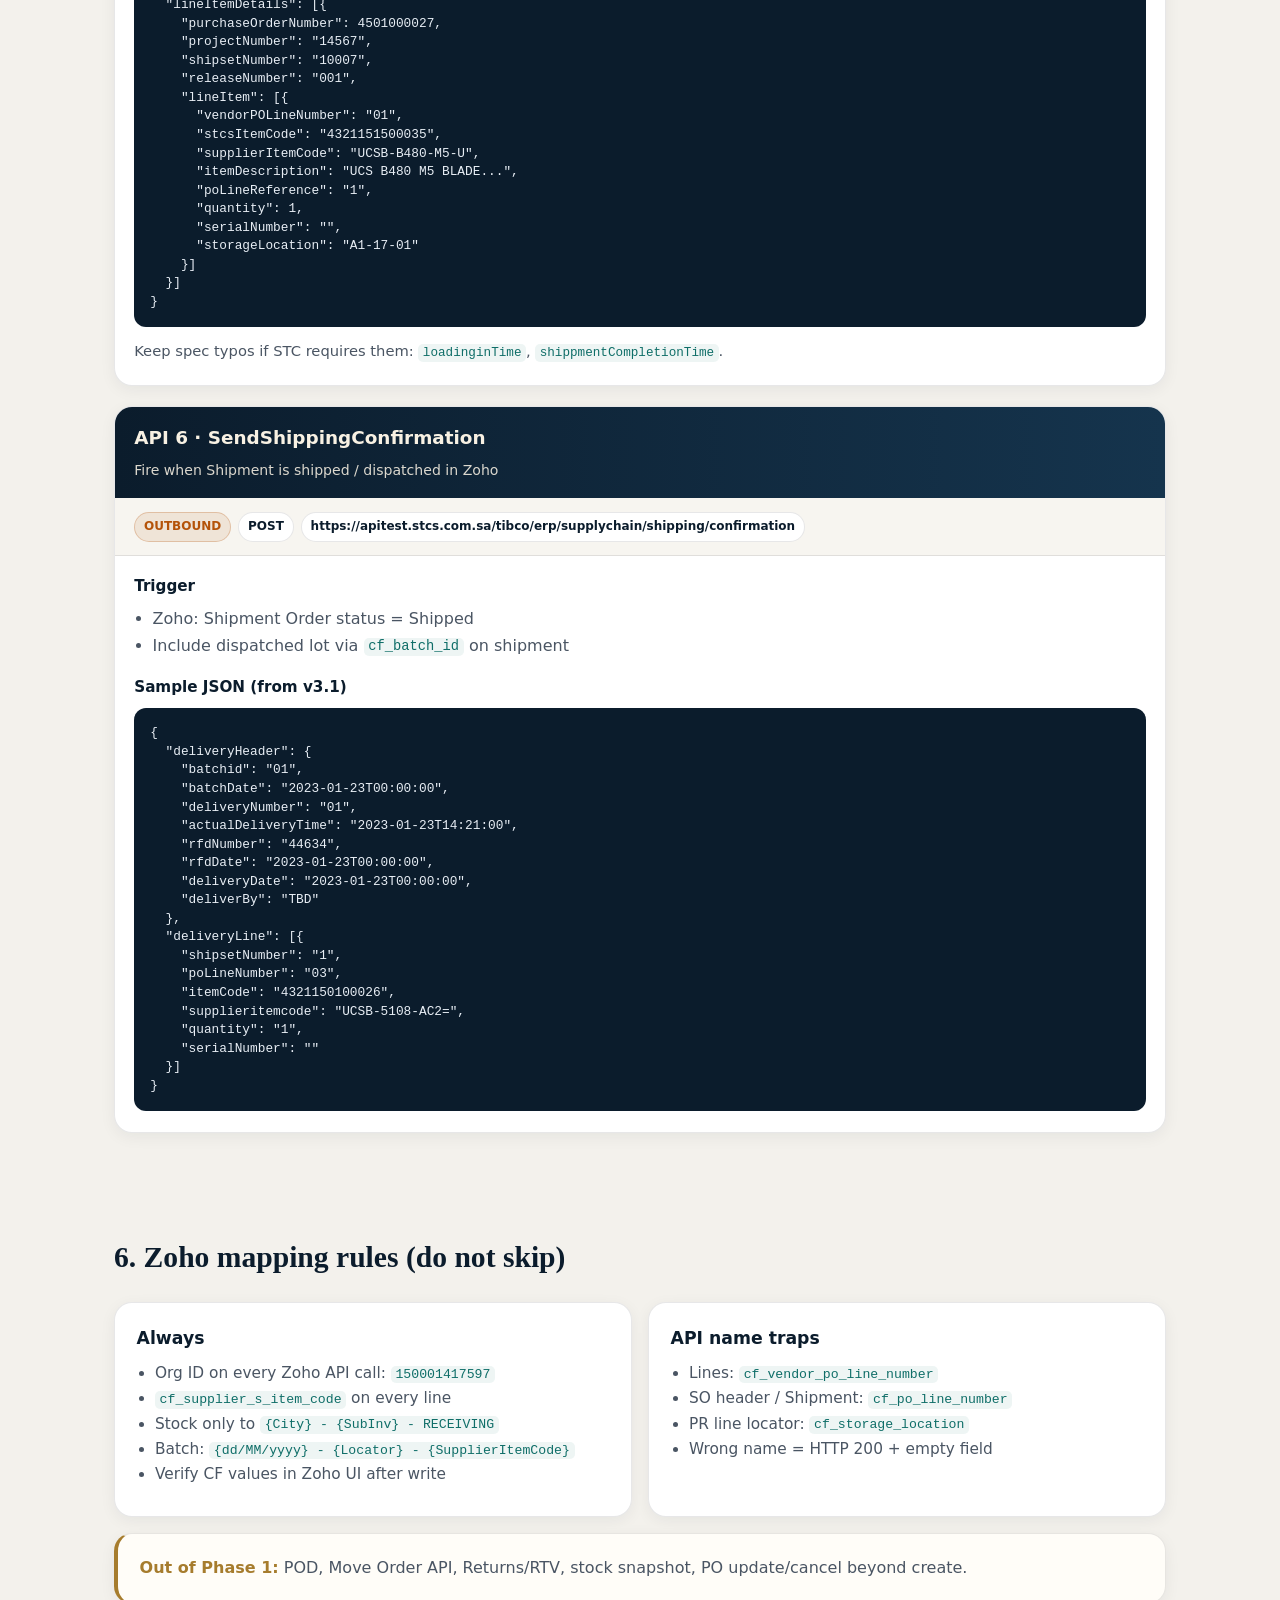
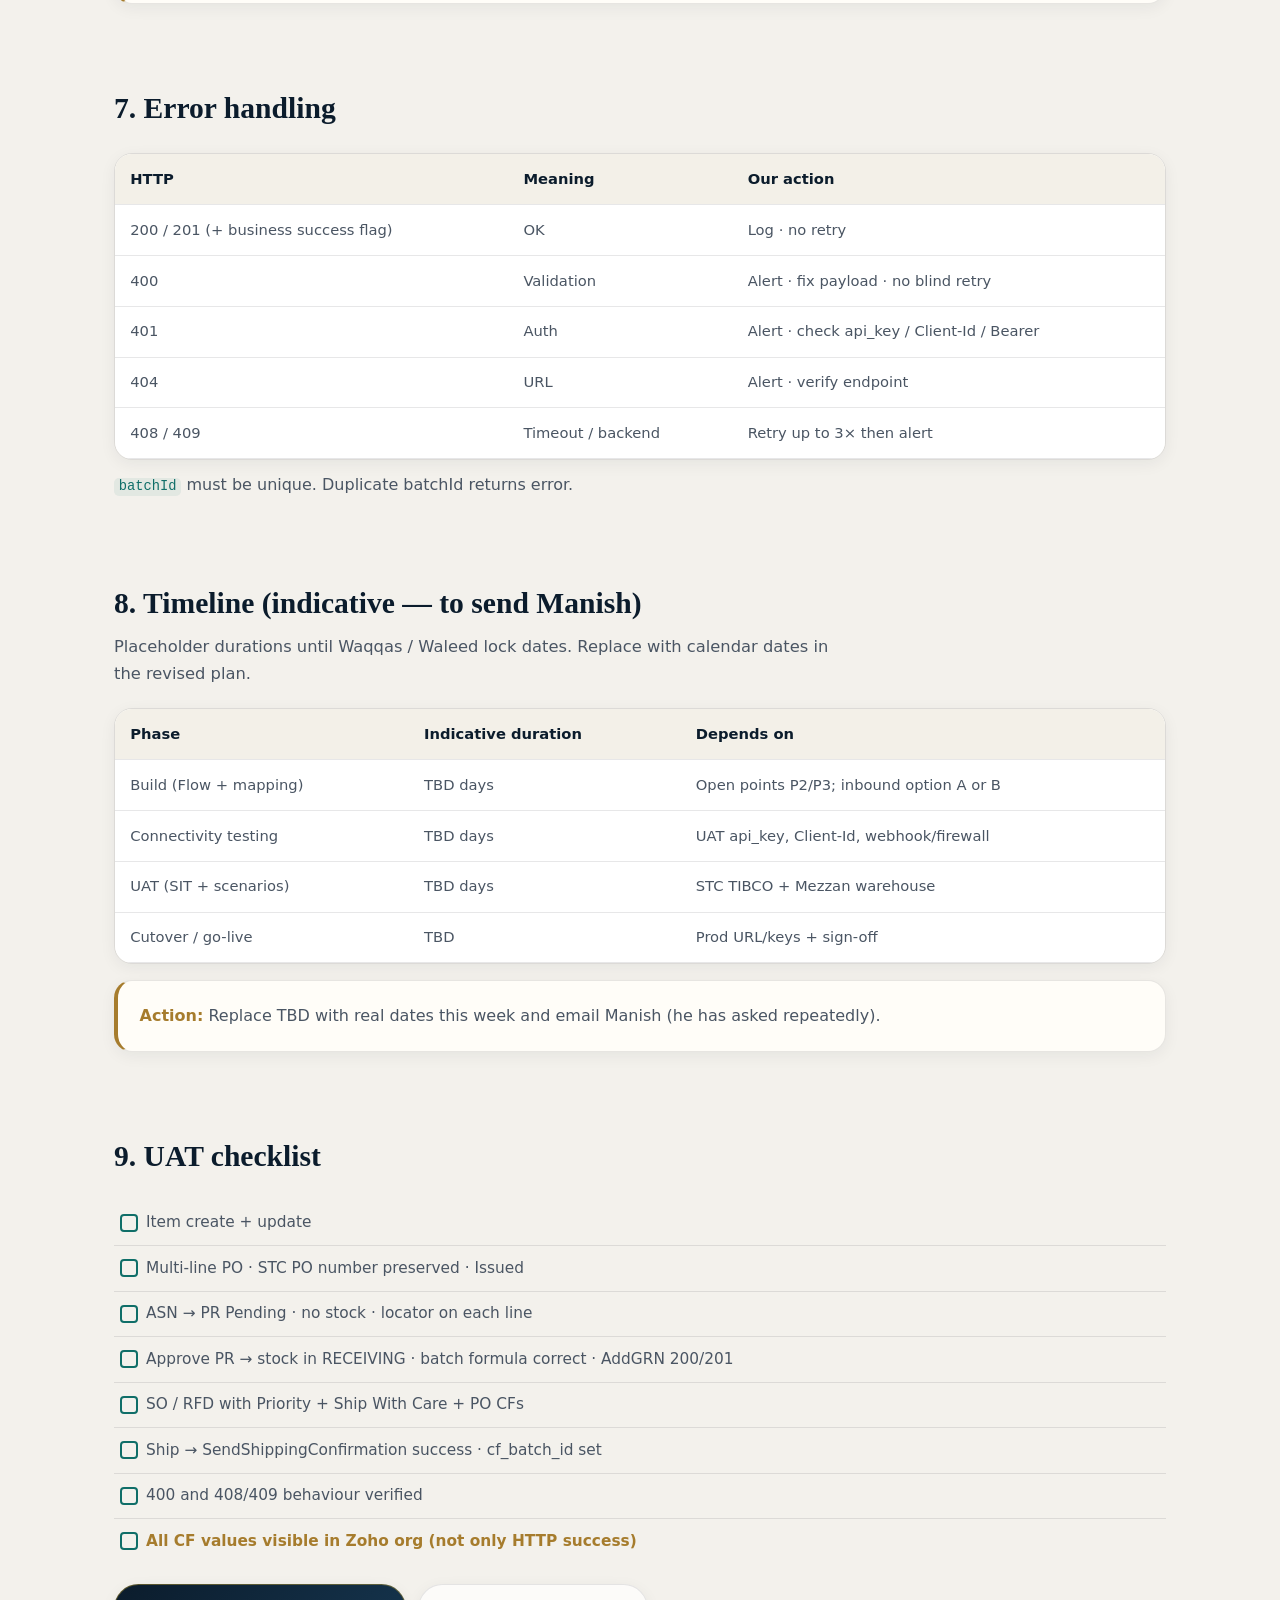
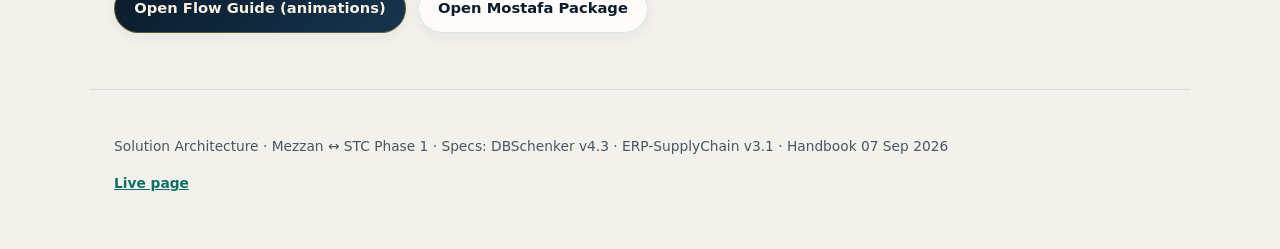
<file: architecture.html>
<!DOCTYPE html>
<html lang="en">
<head>
  <meta charset="UTF-8" />
  <meta name="viewport" content="width=device-width, initial-scale=1" />
  <title>Solution Architecture · Mezzan ↔ STC</title>
  <link rel="stylesheet" href="css/styles.css" />
</head>
<body>
  <div class="bg-grid" aria-hidden="true"></div>
  <div class="bg-glow" aria-hidden="true"></div>

  <header class="site-header">
    <div class="brand">
      <span class="brand-mark">M↔S</span>
      <div>
        <strong>Mezzan ↔ STC</strong>
        <span>Solution Architecture · Implement from here</span>
      </div>
    </div>
    <nav class="nav">
      <a href="index.html">Flow Guide</a>
      <a href="mostafa.html">Mostafa Package</a>
      <a href="architecture.html" class="nav-active">Solution Architecture</a>
    </nav>
  </header>

  <main>
    <section class="hero">
      <p class="eyebrow">Build playbook · Phase 1 · Org 150001417597</p>
      <h1>Solution architecture<br /><em>how we implement — step by step</em></h1>
      <p class="lede">
        Complete technical path: stack, inbound options, outbound TIBCO calls, all six APIs with URLs,
        headers, sample JSON, Zoho mapping rules, and a build checklist. Includes open decisions from Mostafa’s review — resolve these before coding further.
      </p>
    </section>

    <section class="panel" id="open-points">
      <div class="section-head">
        <h2>0. Open points (Mostafa review — before build)</h2>
        <p>Do not treat OAuth middleware or GRN locator as decided until the owners below confirm.</p>
      </div>
      <div class="cards two">
        <article class="card decision">
          <span class="num">P1 · Internal</span>
          <h3>OAuth webhook layer = scope change</h3>
          <p>Token URL + four Bearer POST endpoints means a <strong>custom middleware service</strong> (TLS, hosting, monitoring, uptime, maintenance). That is <strong>not</strong> Zoho Flow and was <strong>not</strong> in the original plan.</p>
          <p class="warn">If STC insist on OAuth: confirm with <strong>Waleed &amp; Nesma</strong> first — cost, timeline, and who owns the production service change.</p>
          <p class="note">Until then: document both options — (A) Zoho Flow webhooks if STC accept, (B) OAuth gateway only after internal approval.</p>
        </article>
        <article class="card decision">
          <span class="num">P2 · Ask Manish / STC</span>
          <h3>AddGRN <code>storageLocation</code> — what do we send?</h3>
          <p>v3.1 sample sends line-level <code>storageLocation</code> (e.g. <code>A1-17-01</code>). Our design posts stock only to <strong>RECEIVING</strong> bins; put-away is manual / outside Phase 1.</p>
          <p class="warn">Open: send RECEIVING bin name, echo STC locator from ASN, or another value? <strong>Must answer before outbound GRN is built.</strong></p>
        </article>
        <article class="card decision">
          <span class="num">P3 · Ask Manish / STC · BLOCKER</span>
          <h3>D2 — ASN locator per line</h3>
          <p>v4.3 ASN sample may omit line locator; batch reference <strong>cannot</strong> be built without it. GRN sample proves STC use <code>storageLocation</code> in their model — confirm ASN will carry it (field name + sample).</p>
          <p class="rec">Put P2 + P3 to Manish in <strong>one request</strong>.</p>
        </article>
        <article class="card decision">
          <span class="num">P4 · Plan</span>
          <h3>Dates still missing</h3>
          <p>Manish asked for Development / SIT / UAT / cutover dates. Even <strong>indicative durations</strong> settle it. Add to revised plan and send.</p>
        </article>
        <article class="card decision">
          <span class="num">P5 · Business</span>
          <h3>Item <code>serialControl: "1"</code></h3>
          <p>Spec sample sets serialControl to 1, but Zoho org has <strong>serial tracking OFF</strong>. Do not drop silently.</p>
          <p class="warn">If STC send serialControl on some items: confirm business rule (reject, ignore with log, or enable serial for those SKUs).</p>
        </article>
      </div>
    </section>

    <section class="panel">
      <nav class="arch-toc" aria-label="Architecture sections">
        <a href="#open-points">0. Open points</a>
        <a href="#stack">1. Stack</a>
        <a href="#pattern">2. Pattern</a>
        <a href="#build">3. Build steps</a>
        <a href="#inbound-apis">4. Inbound APIs</a>
        <a href="#outbound-apis">5. Outbound APIs</a>
        <a href="#mapping">6. Zoho mapping</a>
        <a href="#errors">7. Errors</a>
        <a href="#timeline">8. Timeline</a>
        <a href="#uat">9. UAT checklist</a>
      </nav>
    </section>

    <section class="panel" id="stack">
      <div class="section-head">
        <h2>1. What we use</h2>
        <p>Clear ownership of each layer.</p>
      </div>
      <div class="table-wrap">
        <table>
          <thead>
            <tr><th>Layer</th><th>Tool</th><th>Role</th></tr>
          </thead>
          <tbody>
            <tr><td>Warehouse UI</td><td>Zoho Inventory</td><td>Items, PO, Purchase Receive, SO, Package, Shipment</td></tr>
            <tr><td>Orchestration</td><td>Zoho Flow</td><td>Outbound triggers, mapping, retries, alerts (original plan)</td></tr>
            <tr><td>Inbound (option A)</td><td>Zoho Flow Incoming Webhooks</td><td>If STC accept secret-URL webhooks — no new hosted service</td></tr>
            <tr><td>Inbound (option B)</td><td>OAuth 2.0 Bearer gateway</td><td><strong>Scope change</strong> — custom middleware; needs Waleed/Nesma approval first</td></tr>
            <tr><td>STC gateway</td><td>TIBCO ESB</td><td>In front of on‑prem Oracle · UAT <code>apitest.stcs.com.sa</code></td></tr>
            <tr><td>Specs</td><td>DBSchenker v4.3 · ERP-SupplyChain v3.1</td><td>Payload shapes + outbound GRN / Shipping Confirmation</td></tr>
          </tbody>
        </table>
      </div>
    </section>

    <section class="panel" id="pattern">
      <div class="section-head">
        <h2>2. Solution pattern (simple)</h2>
      </div>
      <div class="arch-box">
        <pre class="json" style="background:#0b1c2c">STC / TIBCO
   │  POST JSON  (OAuth Bearer IF option B approved — else Flow webhook)
   ▼
Inbound receiver  (Flow webhook OR approved OAuth gateway)
   │  map fields (exact CF api_names)
   ▼
Zoho Inventory  (Item / PO / PR Pending / SO)

Mezzan: approve receive · pack · ship
   │
   ▼
Zoho Flow HTTP  →  TIBCO AddGRN / SendShippingConfirmation
   (storageLocation on GRN = OPEN — see §0 P2)</pre>
      </div>
      <div class="cards two" style="margin-top:1rem">
        <article class="card">
          <h3>Inbound (STC → Zoho)</h3>
          <p>STC pushes Item, PO, ASN, Sales Order. We create Zoho records. Stock does <strong>not</strong> post on ASN — only after Mezzan approval.</p>
        </article>
        <article class="card">
          <h3>Outbound (Zoho → STC)</h3>
          <p><strong>AddGRN</strong> after Purchase Receive approved. <strong>SendShippingConfirmation</strong> after shipment shipped.</p>
        </article>
      </div>
    </section>

    <section class="panel" id="build">
      <div class="section-head">
        <h2>3. Build steps (follow in order)</h2>
      </div>
      <ol class="step-build">
        <li><strong>Lock open points (§0)</strong> — Waleed/Nesma on OAuth scope; Manish on GRN storageLocation + ASN line locator; serialControl business rule; publish indicative dates.</li>
        <li><strong>Choose inbound receiver</strong> — Flow webhooks (original plan) <em>or</em> OAuth gateway only after internal approval.</li>
        <li><strong>Connect Zoho Inventory</strong> — org id <code>150001417597</code>. Write with exact CF api_names.</li>
        <li><strong>Inbound mapping</strong> — Item → PO → ASN(PR Pending) → SO. Locator per ASN line once STC confirms. Batch on approval only.</li>
        <li><strong>Approval trigger</strong> — on PR approved: Flow calls AddGRN with agreed <code>storageLocation</code> rule.</li>
        <li><strong>Outbound ship trigger</strong> — on Shipment shipped: Flow calls SendShippingConfirmation with <code>cf_batch_id</code>.</li>
        <li><strong>Retries &amp; alerts</strong> — 408/409 retry 3×; 400/401 no blind retry; email alert after failure.</li>
        <li><strong>UAT</strong> — run checklist; verify values in Zoho UI, not only HTTP 200.</li>
      </ol>
    </section>

    <section class="panel" id="inbound-apis">
      <div class="section-head">
        <h2>4. Inbound APIs (STC → our webhooks)</h2>
        <p>Payload shapes from DBSchenker v4.3. STC will POST equivalent JSON to <strong>our</strong> OAuth URLs. Spec paths below are the reference shapes / old STC URLs.</p>
      </div>

      <!-- ITEM -->
      <article class="api-block" id="api-item">
        <header>
          <h3>API 1 · AddItemRequest</h3>
          <p>Creates / updates Item in Zoho Inventory</p>
        </header>
        <div class="api-meta">
          <span class="chip in">INBOUND</span>
          <span class="chip">POST</span>
          <span class="chip">Spec path: /tibco/dbschenker/v1/supply-chain/item-master</span>
        </div>
        <div class="api-body">
          <h4>Headers</h4>
          <ul>
            <li><code>api_key</code> · <code>Client-Id</code> · <code>Sender-Msg-Id</code> (unique per call)</li>
            <li><strong>Our layer:</strong> if Option B approved — <code>Authorization: Bearer &lt;access_token&gt;</code>. If Option A (Flow webhook) — secret URL; confirm with STC.</li>
          </ul>
          <h4>What we do in Zoho</h4>
          <ul>
            <li>SKU / item code = STC <code>itemCode</code> (searchable by name or SKU only)</li>
            <li>Map <code>supplierItemCode</code> → <code>cf_supplier_s_item_code</code> (mandatory)</li>
            <li>Batch tracking ON · Serial tracking OFF across the org</li>
            <li><strong>Open (P5):</strong> if STC send <code>serialControl: "1"</code>, do not ignore silently — confirm business rule (reject / log-and-ignore / enable serial for those SKUs)</li>
          </ul>
          <h4>Sample JSON (from STC spec)</h4>
          <pre class="json">{
  "batchId": "80",
  "batchDate": "2023-01-12T12:28:01",
  "items": [{
    "itemCode": "CON-SNT-CP8845K9",
    "itemShortDescription": "SNTC-8X5XNBD Cisco IP Phone 8845 Duration:36 Months",
    "itemLongDescription": "SNTC-8X5XNBD Cisco IP Phone 8845 Duration:36 Months",
    "supplierItemCode": "456",
    "uom": "EA",
    "serialControl": "1",
    "creationDate": "2023-01-12T12:28:01",
    "createdBy": "-1"
  }]
}</pre>
        </div>
      </article>

      <!-- PO -->
      <article class="api-block" id="api-po">
        <header>
          <h3>API 2 · AddPurchaseOrder</h3>
          <p>Creates Purchase Order (Issued) — preserve STC PO number</p>
        </header>
        <div class="api-meta">
          <span class="chip in">INBOUND</span>
          <span class="chip">POST</span>
          <span class="chip">/tibco/dbschenker/v1/supply-chain/purchase-order</span>
        </div>
        <div class="api-body">
          <h4>What we do in Zoho</h4>
          <ul>
            <li>Status <strong>Issued</strong> (not Draft)</li>
            <li><strong>Intended Sub-Inventory</strong> mandatory at header (one of 18 zone names)</li>
            <li>Lines: Oracle/Supplier codes, qty, project · line CF <code>cf_vendor_po_line_number</code></li>
            <li>No stock movement</li>
          </ul>
          <h4>Sample JSON (trimmed)</h4>
          <pre class="json">{
  "BatchId": "0001",
  "BatchDate": "2022-12-08T12:34:12",
  "purchaseOrders": [{
    "PoNumber": "4501000015",
    "ReleaseNumber": "001",
    "PoCreationDate": "2022-12-08T12:34:12",
    "PoDescription": "Test PO1",
    "ProjectNumber": "14567",
    "LineItems": [{
      "PoNumber": "4501000015",
      "LineNumber": "30",
      "LineType": "10000005",
      "ProjectNumber": "14567",
      "OracleItemCode": "4321151500035",
      "SupplierItemCode": "4321151500035",
      "ItemDescription": "First item",
      "UOM": "EA",
      "OrderedQuantity": "2"
    }]
  }]
}</pre>
        </div>
      </article>

      <!-- ASN -->
      <article class="api-block" id="api-asn">
        <header>
          <h3>API 3 · AddASN</h3>
          <p>Creates Purchase Receive in Pending Approval — no stock yet</p>
        </header>
        <div class="api-meta">
          <span class="chip in">INBOUND</span>
          <span class="chip">POST</span>
          <span class="chip">/tibco/erp/supply-chain/v1/asnasn</span>
        </div>
        <div class="api-body">
          <h4>What we do in Zoho</h4>
          <ul>
            <li>Purchase Receive · status Pending Approval</li>
            <li>Sub-Inventory mandatory · stock target later = RECEIVING bin only</li>
            <li><strong>Locator per line</strong> → <code>cf_storage_location</code> (required for batch)</li>
            <li>Line refs: vendor line, STC item, supplier item, project, release</li>
            <li>Do <strong>not</strong> auto-approve</li>
          </ul>
          <h4>Note · BLOCKER (P3 / D2)</h4>
          <p style="color:var(--muted);margin:0">v4.3 sample may omit line locator — handbook requires locator per line for batch. GRN sample shows STC use <code>storageLocation</code>. <strong>Confirm with Manish</strong> that ASN carries locator per line (field name + sample) before building receive/batch logic.</p>
        </div>
      </article>

      <!-- SO -->
      <article class="api-block" id="api-so">
        <header>
          <h3>API 4 · AddSalesOrder / CreateRFD</h3>
          <p>Creates Sales Order — stock committed, not shipped</p>
        </header>
        <div class="api-meta">
          <span class="chip in">INBOUND</span>
          <span class="chip">POST</span>
          <span class="chip">/tibco/dbschenker/v1/supply-chain/sales-order</span>
        </div>
        <div class="api-body">
          <h4>What we do in Zoho</h4>
          <ul>
            <li>Header: rfdNumber, dates, customer, project, waybill</li>
            <li><code>transactionPriority</code> → dropdown High/Medium/Low (normalise case)</li>
            <li><code>shipWithCare</code> → Yes/No</li>
            <li>Map STC <code>poNumber</code> → <code>cf_po_number</code> (keep <code>cf_locator_po_number</code> separate)</li>
            <li>Lines: item, qty, subInventory, poLineNumber → use correct CF api_name</li>
          </ul>
          <h4>Sample header fields (from spec)</h4>
          <pre class="json">{
  "batchId": "0001",
  "salesOrders": [{
    "rfdNumber": "4501001011",
    "poNumber": "...",
    "transactionPriority": "high",
    "salesOrderNumber": "...",
    "lineItems": [{
      "itemCode": "...",
      "poLineNumber": "...",
      "subInventory": "...",
      "shipWithCare": "Yes",
      "quantity": "1"
    }]
  }]
}</pre>
        </div>
      </article>
    </section>

    <section class="panel" id="outbound-apis">
      <div class="section-head">
        <h2>5. Outbound APIs (Zoho → STC TIBCO)</h2>
        <p>We POST to these UAT URLs after warehouse actions. Spec: ERP-SupplyChain v3.1.</p>
      </div>

      <article class="api-block" id="api-grn">
        <header>
          <h3>API 5 · AddGRN</h3>
          <p>Fire when Purchase Receive is approved in Zoho</p>
        </header>
        <div class="api-meta">
          <span class="chip out">OUTBOUND</span>
          <span class="chip">POST</span>
          <span class="chip">https://apitest.stcs.com.sa/tibco/erp/supplychain/grn</span>
        </div>
        <div class="api-body">
          <h4>Trigger</h4>
          <ul>
            <li>Zoho event: Purchase Receive → Approved / Received</li>
            <li>Stock already posted to RECEIVING + batch created at this moment</li>
          </ul>
          <h4>Open (P2) — <code>storageLocation</code> on AddGRN</h4>
          <ul>
            <li>v3.1 sample sends line <code>storageLocation</code> (e.g. <code>A1-17-01</code>)</li>
            <li>Our Phase 1 design: stock sits in <strong>RECEIVING</strong> only; shelf put-away is manual / outside Phase 1</li>
            <li><strong>Ask Manish:</strong> should we send (A) RECEIVING bin name, (B) the locator STC sent on ASN, or (C) another value?</li>
            <li>Do not hard-code outbound GRN until this is answered</li>
          </ul>
          <h4>Headers</h4>
          <ul>
            <li><code>api_key</code> · <code>Client-Id</code> (Mezzan/Hallek values from STC) · <code>Sender-Msg-Id</code></li>
          </ul>
          <h4>Sample JSON (from v3.1)</h4>
          <pre class="json">{
  "batchId": 771,
  "batchDate": "2022-12-08T12:34:12",
  "shipmentNumber": 12345678,
  "shipmentStatus": "Dispatched",
  "checkInDate": "2023-01-25T12:34:12",
  "loadingStartTime": "2023-01-25T12:34:12",
  "loadinginTime": "2023-01-25T12:34:12",
  "shippmentCompletionTime": "2023-01-25T12:34:12",
  "mawb": "AWB1",
  "numberOfPallets": "24",
  "numberOfCartons": "12",
  "grnDocNum": "11111",
  "truckDriverName": "HiM",
  "truckDriverIqama": "AV1234",
  "lineItemDetails": [{
    "purchaseOrderNumber": 4501000027,
    "projectNumber": "14567",
    "shipsetNumber": "10007",
    "releaseNumber": "001",
    "lineItem": [{
      "vendorPOLineNumber": "01",
      "stcsItemCode": "4321151500035",
      "supplierItemCode": "UCSB-B480-M5-U",
      "itemDescription": "UCS B480 M5 BLADE...",
      "poLineReference": "1",
      "quantity": 1,
      "serialNumber": "",
      "storageLocation": "A1-17-01"
    }]
  }]
}</pre>
          <p style="color:var(--muted);margin:0.75rem 0 0;font-size:0.92rem">Keep spec typos if STC requires them: <code>loadinginTime</code>, <code>shippmentCompletionTime</code>.</p>
        </div>
      </article>

      <article class="api-block" id="api-ship">
        <header>
          <h3>API 6 · SendShippingConfirmation</h3>
          <p>Fire when Shipment is shipped / dispatched in Zoho</p>
        </header>
        <div class="api-meta">
          <span class="chip out">OUTBOUND</span>
          <span class="chip">POST</span>
          <span class="chip">https://apitest.stcs.com.sa/tibco/erp/supplychain/shipping/confirmation</span>
        </div>
        <div class="api-body">
          <h4>Trigger</h4>
          <ul>
            <li>Zoho: Shipment Order status = Shipped</li>
            <li>Include dispatched lot via <code>cf_batch_id</code> on shipment</li>
          </ul>
          <h4>Sample JSON (from v3.1)</h4>
          <pre class="json">{
  "deliveryHeader": {
    "batchid": "01",
    "batchDate": "2023-01-23T00:00:00",
    "deliveryNumber": "01",
    "actualDeliveryTime": "2023-01-23T14:21:00",
    "rfdNumber": "44634",
    "rfdDate": "2023-01-23T00:00:00",
    "deliveryDate": "2023-01-23T00:00:00",
    "deliverBy": "TBD"
  },
  "deliveryLine": [{
    "shipsetNumber": "1",
    "poLineNumber": "03",
    "itemCode": "4321150100026",
    "supplieritemcode": "UCSB-5108-AC2=",
    "quantity": "1",
    "serialNumber": ""
  }]
}</pre>
        </div>
      </article>
    </section>

    <section class="panel" id="mapping">
      <div class="section-head">
        <h2>6. Zoho mapping rules (do not skip)</h2>
      </div>
      <div class="cards two">
        <article class="card">
          <h3>Always</h3>
          <ul>
            <li>Org ID on every Zoho API call: <code>150001417597</code></li>
            <li><code>cf_supplier_s_item_code</code> on every line</li>
            <li>Stock only to <code>{City} - {SubInv} - RECEIVING</code></li>
            <li>Batch: <code>{dd/MM/yyyy} - {Locator} - {SupplierItemCode}</code></li>
            <li>Verify CF values in Zoho UI after write</li>
          </ul>
        </article>
        <article class="card">
          <h3>API name traps</h3>
          <ul>
            <li>Lines: <code>cf_vendor_po_line_number</code></li>
            <li>SO header / Shipment: <code>cf_po_line_number</code></li>
            <li>PR line locator: <code>cf_storage_location</code></li>
            <li>Wrong name = HTTP 200 + empty field</li>
          </ul>
        </article>
      </div>
      <div class="callout" style="margin-top:1rem">
        <strong>Out of Phase 1:</strong> POD, Move Order API, Returns/RTV, stock snapshot, PO update/cancel beyond create.
      </div>
    </section>

    <section class="panel" id="errors">
      <div class="section-head">
        <h2>7. Error handling</h2>
      </div>
      <div class="table-wrap">
        <table>
          <thead>
            <tr><th>HTTP</th><th>Meaning</th><th>Our action</th></tr>
          </thead>
          <tbody>
            <tr><td>200 / 201 (+ business success flag)</td><td>OK</td><td>Log · no retry</td></tr>
            <tr><td>400</td><td>Validation</td><td>Alert · fix payload · no blind retry</td></tr>
            <tr><td>401</td><td>Auth</td><td>Alert · check api_key / Client-Id / Bearer</td></tr>
            <tr><td>404</td><td>URL</td><td>Alert · verify endpoint</td></tr>
            <tr><td>408 / 409</td><td>Timeout / backend</td><td>Retry up to 3× then alert</td></tr>
          </tbody>
        </table>
      </div>
      <p style="color:var(--muted);margin:0.75rem 0 0"><code>batchId</code> must be unique. Duplicate batchId returns error.</p>
    </section>

    <section class="panel" id="timeline">
      <div class="section-head">
        <h2>8. Timeline (indicative — to send Manish)</h2>
        <p>Placeholder durations until Waqqas / Waleed lock dates. Replace with calendar dates in the revised plan.</p>
      </div>
      <div class="table-wrap">
        <table>
          <thead>
            <tr><th>Phase</th><th>Indicative duration</th><th>Depends on</th></tr>
          </thead>
          <tbody>
            <tr><td>Build (Flow + mapping)</td><td>TBD days</td><td>Open points P2/P3; inbound option A or B</td></tr>
            <tr><td>Connectivity testing</td><td>TBD days</td><td>UAT api_key, Client-Id, webhook/firewall</td></tr>
            <tr><td>UAT (SIT + scenarios)</td><td>TBD days</td><td>STC TIBCO + Mezzan warehouse</td></tr>
            <tr><td>Cutover / go-live</td><td>TBD</td><td>Prod URL/keys + sign-off</td></tr>
          </tbody>
        </table>
      </div>
      <div class="callout">
        <strong>Action:</strong> Replace TBD with real dates this week and email Manish (he has asked repeatedly).
      </div>
    </section>

    <section class="panel" id="uat">
      <div class="section-head">
        <h2>9. UAT checklist</h2>
      </div>
      <ul class="checks">
        <li>Item create + update</li>
        <li>Multi-line PO · STC PO number preserved · Issued</li>
        <li>ASN → PR Pending · no stock · locator on each line</li>
        <li>Approve PR → stock in RECEIVING · batch formula correct · AddGRN 200/201</li>
        <li>SO / RFD with Priority + Ship With Care + PO CFs</li>
        <li>Ship → SendShippingConfirmation success · cf_batch_id set</li>
        <li>400 and 408/409 behaviour verified</li>
        <li>All CF values visible in Zoho org (not only HTTP success)</li>
      </ul>
      <div class="hero-actions" style="margin-top:1.25rem">
        <a class="btn primary" href="index.html">Open Flow Guide (animations)</a>
        <a class="btn ghost" href="mostafa.html">Open Mostafa Package</a>
      </div>
    </section>

    <footer class="site-footer">
      <p>Solution Architecture · Mezzan ↔ STC Phase 1 · Specs: DBSchenker v4.3 · ERP-SupplyChain v3.1 · Handbook 07 Sep 2026</p>
      <p><a href="https://mezzan-stc-flow-guide.vercel.app/architecture.html">Live page</a></p>
    </footer>
  </main>
</body>
</html>
</file>
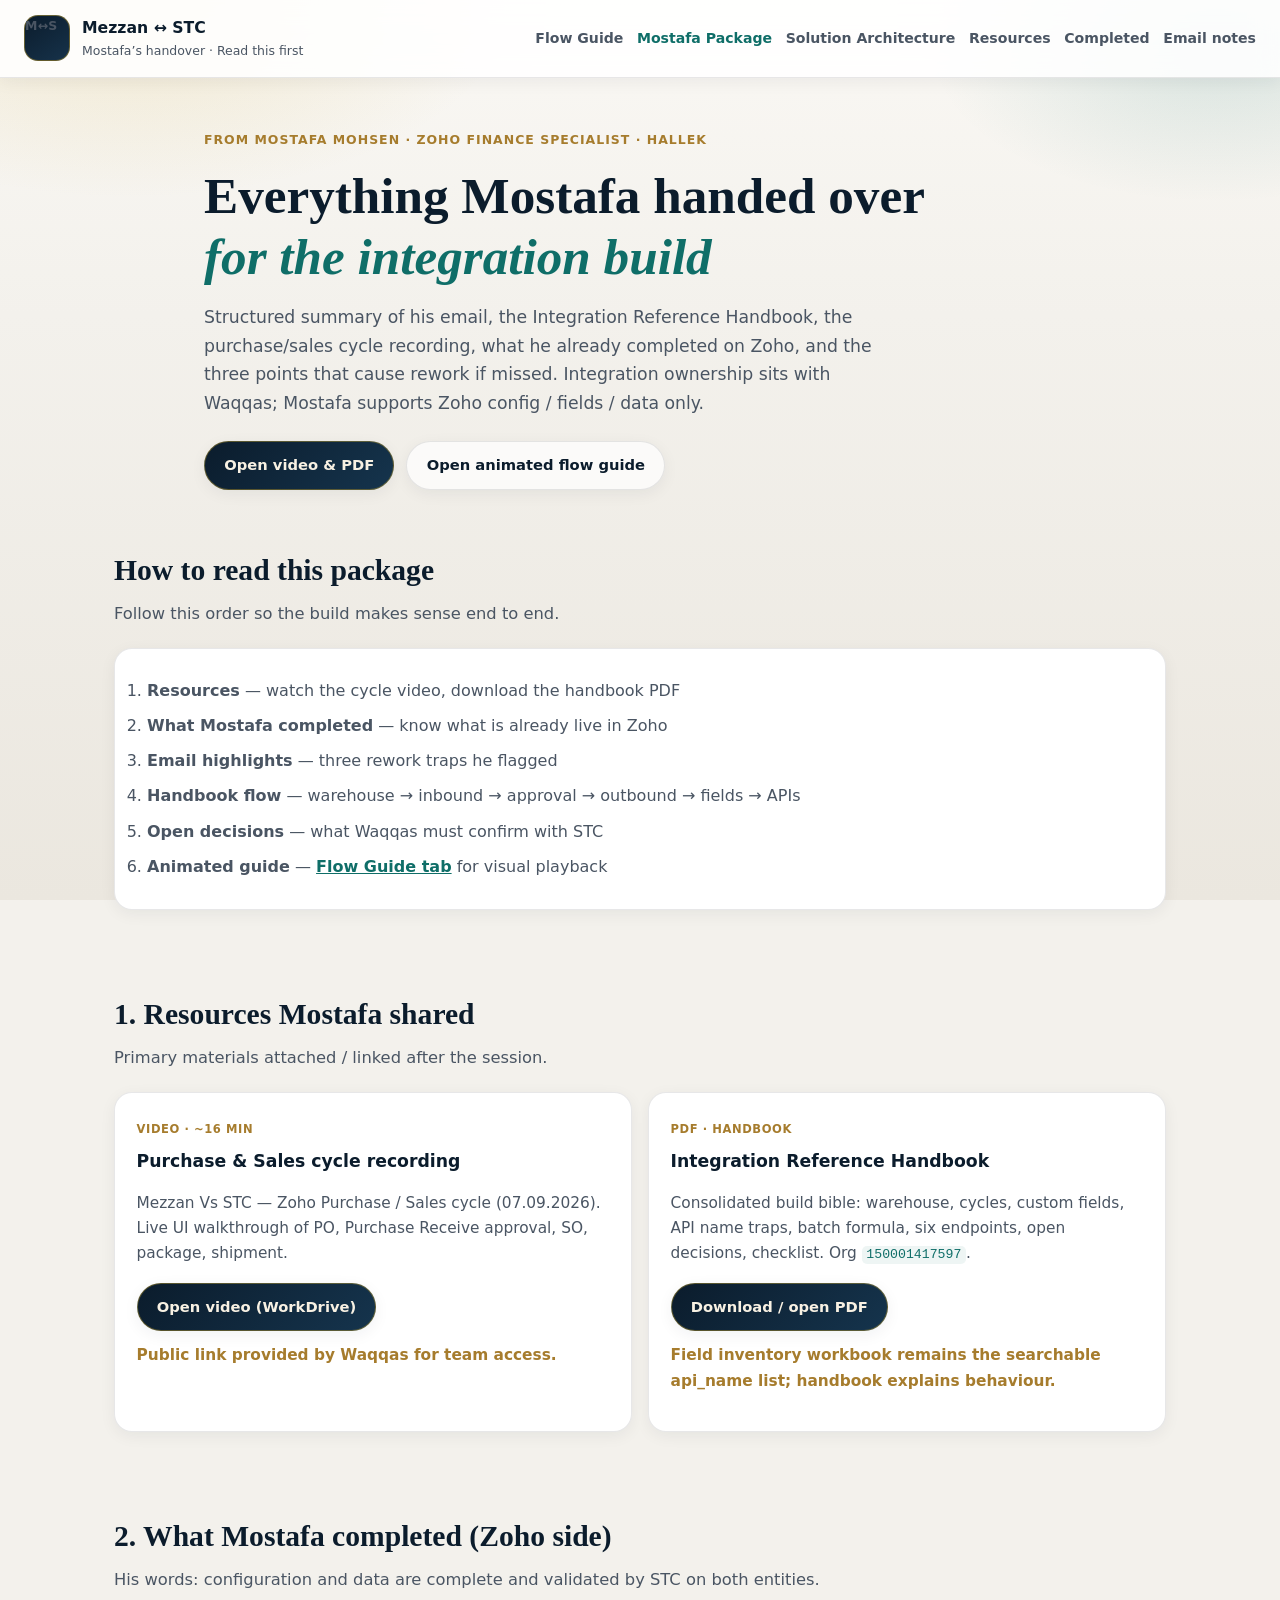
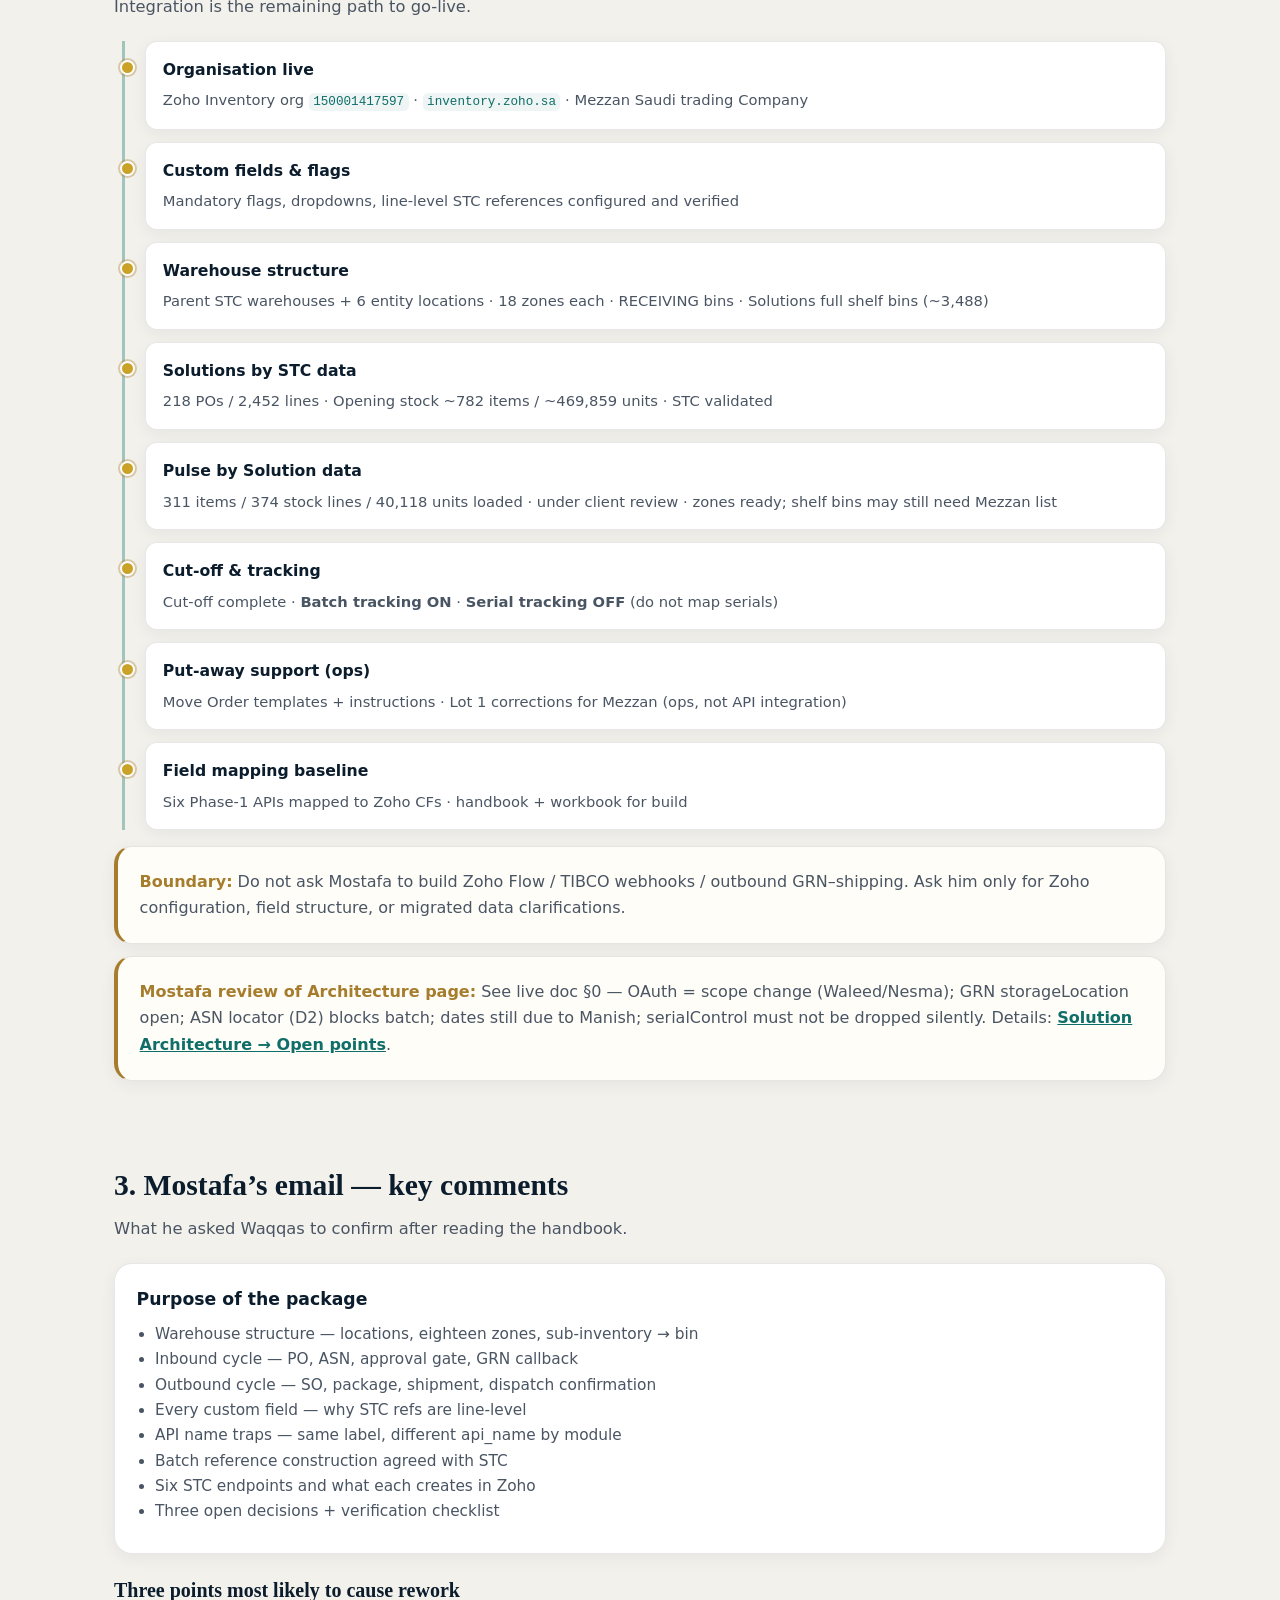
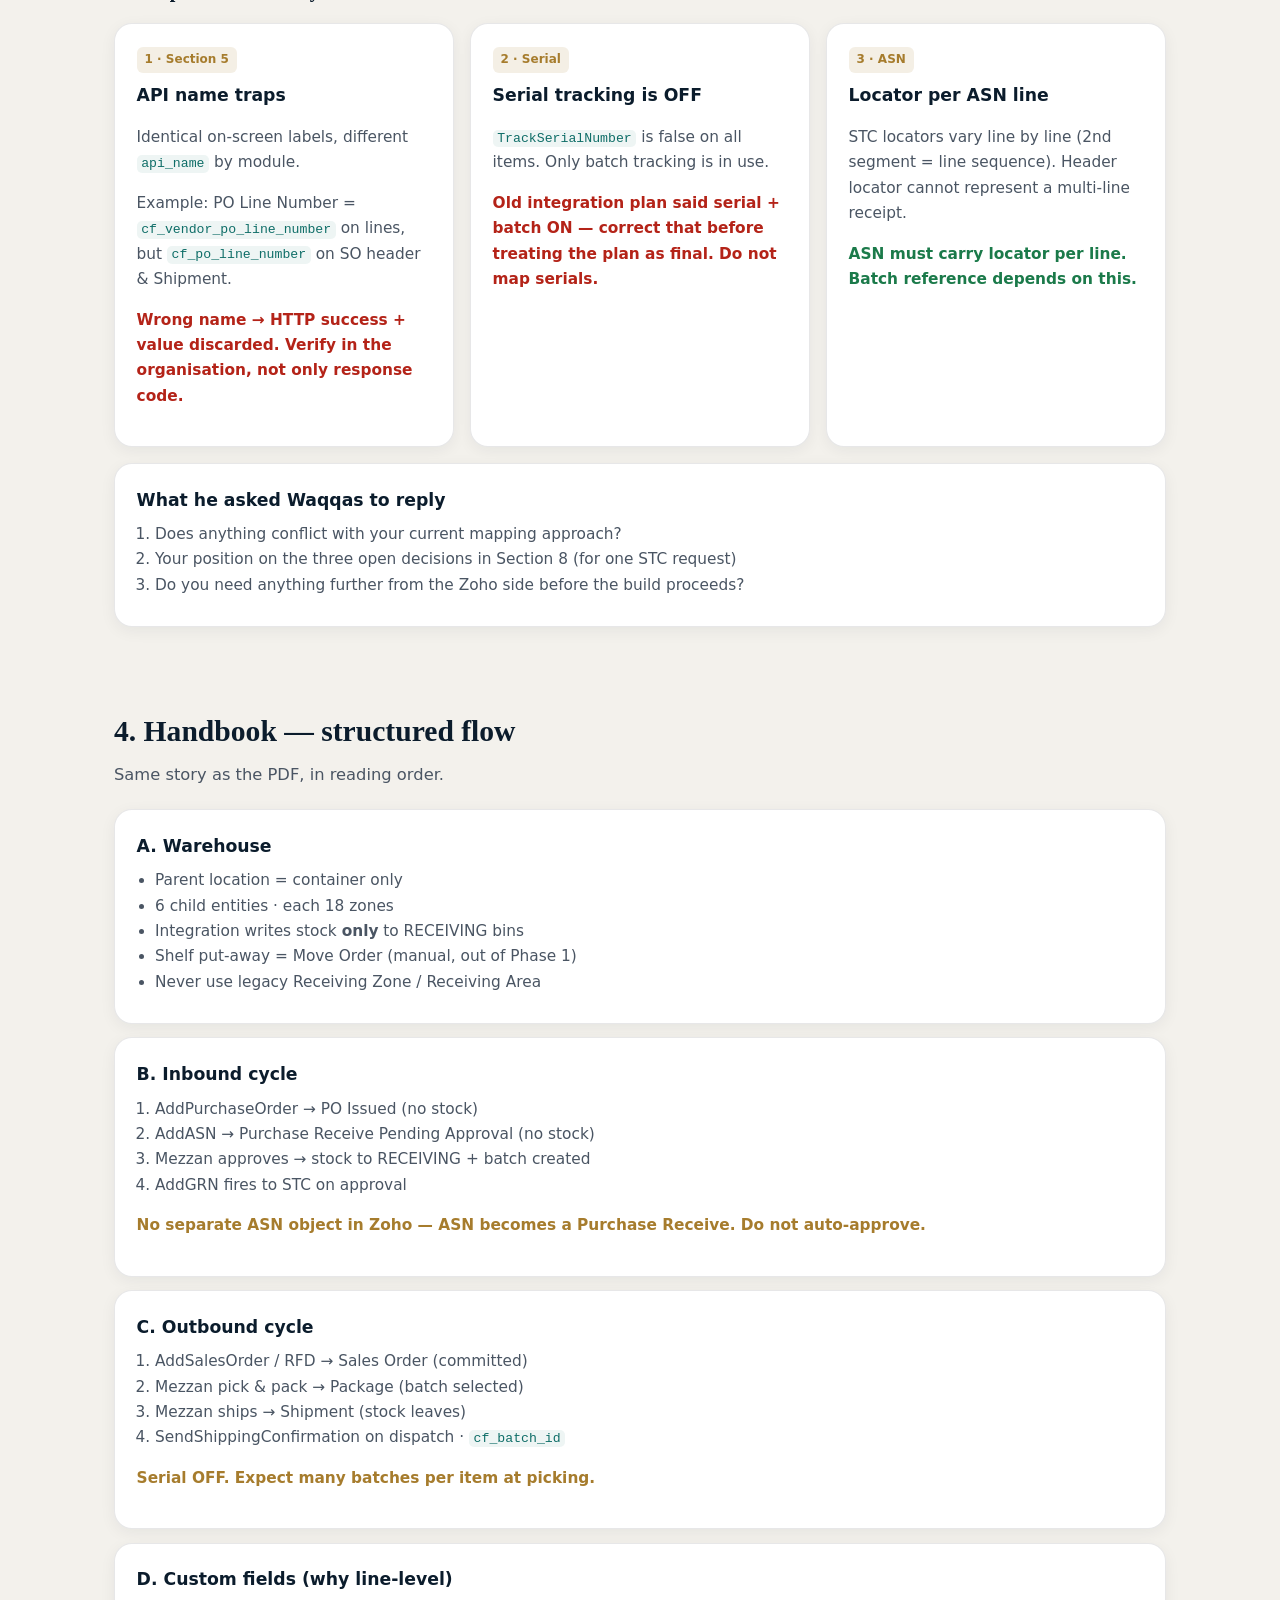
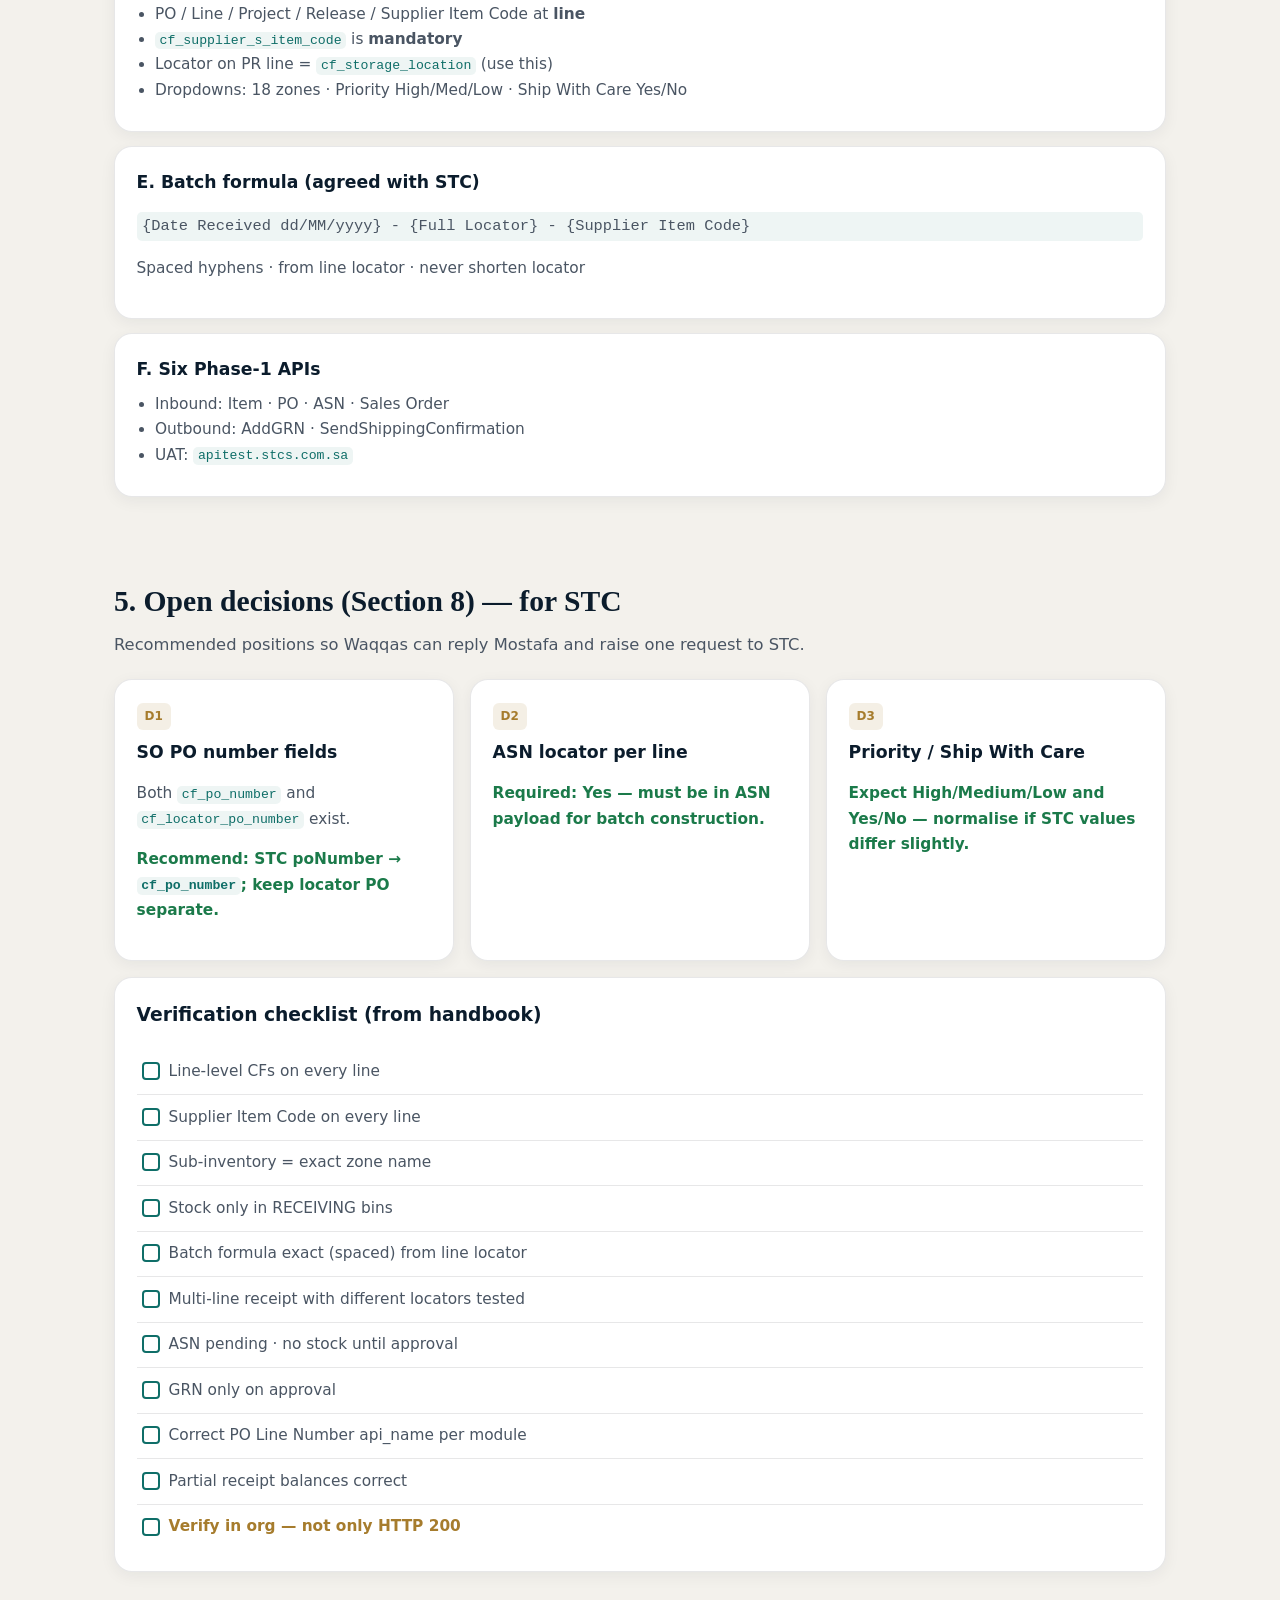
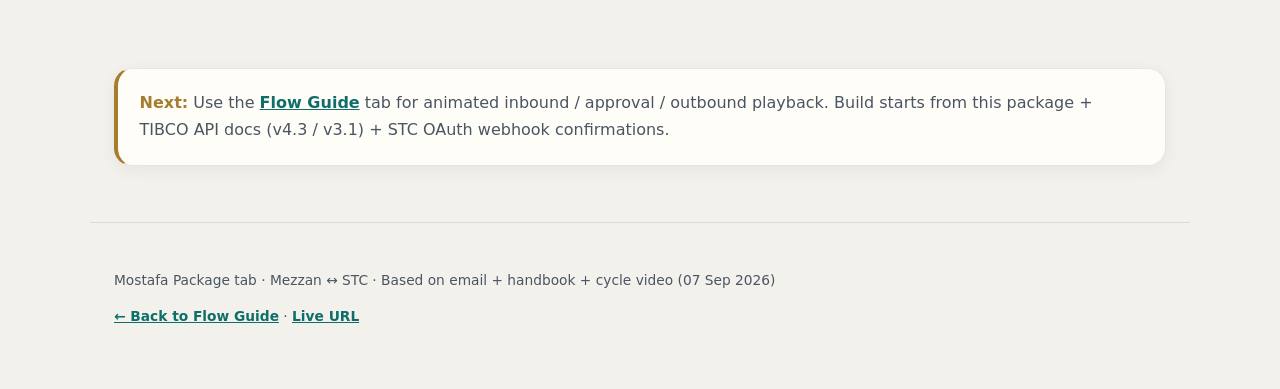
<file: mostafa.html>
<!DOCTYPE html>
<html lang="en">
<head>
  <meta charset="UTF-8" />
  <meta name="viewport" content="width=device-width, initial-scale=1" />
  <title>Mostafa’s Package · Mezzan ↔ STC</title>
  <link rel="stylesheet" href="css/styles.css" />
</head>
<body>
  <div class="bg-grid" aria-hidden="true"></div>
  <div class="bg-glow" aria-hidden="true"></div>

  <header class="site-header">
    <div class="brand">
      <span class="brand-mark">M↔S</span>
      <div>
        <strong>Mezzan ↔ STC</strong>
        <span>Mostafa’s handover · Read this first</span>
      </div>
    </div>
    <nav class="nav">
      <a href="index.html">Flow Guide</a>
      <a href="mostafa.html" class="nav-active">Mostafa Package</a>
      <a href="architecture.html">Solution Architecture</a>
      <a href="#resources">Resources</a>
      <a href="#completed">Completed</a>
      <a href="#email">Email notes</a>
    </nav>
  </header>

  <main>
    <section class="hero">
      <p class="eyebrow">From Mostafa Mohsen · Zoho Finance Specialist · Hallek</p>
      <h1>Everything Mostafa handed over<br /><em>for the integration build</em></h1>
      <p class="lede">
        Structured summary of his email, the Integration Reference Handbook, the purchase/sales cycle recording,
        what he already completed on Zoho, and the three points that cause rework if missed.
        Integration ownership sits with Waqqas; Mostafa supports Zoho config / fields / data only.
      </p>
      <div class="hero-actions">
        <a class="btn primary" href="#resources">Open video &amp; PDF</a>
        <a class="btn ghost" href="index.html">Open animated flow guide</a>
      </div>
    </section>

    <!-- READING PATH -->
    <section class="panel" id="path">
      <div class="section-head">
        <h2>How to read this package</h2>
        <p>Follow this order so the build makes sense end to end.</p>
      </div>
      <ol class="path-steps">
        <li><strong>Resources</strong> — watch the cycle video, download the handbook PDF</li>
        <li><strong>What Mostafa completed</strong> — know what is already live in Zoho</li>
        <li><strong>Email highlights</strong> — three rework traps he flagged</li>
        <li><strong>Handbook flow</strong> — warehouse → inbound → approval → outbound → fields → APIs</li>
        <li><strong>Open decisions</strong> — what Waqqas must confirm with STC</li>
        <li><strong>Animated guide</strong> — <a href="index.html">Flow Guide tab</a> for visual playback</li>
      </ol>
    </section>

    <!-- RESOURCES -->
    <section class="panel" id="resources">
      <div class="section-head">
        <h2>1. Resources Mostafa shared</h2>
        <p>Primary materials attached / linked after the session.</p>
      </div>
      <div class="cards two">
        <article class="card resource">
          <span class="tag">Video · ~16 min</span>
          <h3>Purchase &amp; Sales cycle recording</h3>
          <p>Mezzan Vs STC — Zoho Purchase / Sales cycle (07.09.2026). Live UI walkthrough of PO, Purchase Receive approval, SO, package, shipment.</p>
          <div class="hero-actions" style="margin-top:1rem">
            <a class="btn primary" href="https://workdrive.zohoexternal.com/external/b2feb790600dc9f0c8143c37c23aefe2e80195769bc8f25b8f6bfc4b25afcecb" target="_blank" rel="noopener">Open video (WorkDrive)</a>
          </div>
          <p class="note" style="margin-top:0.75rem">Public link provided by Waqqas for team access.</p>
        </article>
        <article class="card resource">
          <span class="tag">PDF · Handbook</span>
          <h3>Integration Reference Handbook</h3>
          <p>Consolidated build bible: warehouse, cycles, custom fields, API name traps, batch formula, six endpoints, open decisions, checklist. Org <code>150001417597</code>.</p>
          <div class="hero-actions" style="margin-top:1rem">
            <a class="btn primary" href="assets/Mezzan_STC_Integration_Handbook.pdf" target="_blank" rel="noopener">Download / open PDF</a>
          </div>
          <p class="note" style="margin-top:0.75rem">Field inventory workbook remains the searchable api_name list; handbook explains behaviour.</p>
        </article>
      </div>
    </section>

    <!-- COMPLETED -->
    <section class="panel" id="completed">
      <div class="section-head">
        <h2>2. What Mostafa completed (Zoho side)</h2>
        <p>His words: configuration and data are complete and validated by STC on both entities. Integration is the remaining path to go-live.</p>
      </div>
      <div class="timeline">
        <div class="tl-item">
          <h4>Organisation live</h4>
          <p>Zoho Inventory org <code>150001417597</code> · <code>inventory.zoho.sa</code> · Mezzan Saudi trading Company</p>
        </div>
        <div class="tl-item">
          <h4>Custom fields &amp; flags</h4>
          <p>Mandatory flags, dropdowns, line-level STC references configured and verified</p>
        </div>
        <div class="tl-item">
          <h4>Warehouse structure</h4>
          <p>Parent STC warehouses + 6 entity locations · 18 zones each · RECEIVING bins · Solutions full shelf bins (~3,488)</p>
        </div>
        <div class="tl-item">
          <h4>Solutions by STC data</h4>
          <p>218 POs / 2,452 lines · Opening stock ~782 items / ~469,859 units · STC validated</p>
        </div>
        <div class="tl-item">
          <h4>Pulse by Solution data</h4>
          <p>311 items / 374 stock lines / 40,118 units loaded · under client review · zones ready; shelf bins may still need Mezzan list</p>
        </div>
        <div class="tl-item">
          <h4>Cut-off &amp; tracking</h4>
          <p>Cut-off complete · <strong>Batch tracking ON</strong> · <strong>Serial tracking OFF</strong> (do not map serials)</p>
        </div>
        <div class="tl-item">
          <h4>Put-away support (ops)</h4>
          <p>Move Order templates + instructions · Lot 1 corrections for Mezzan (ops, not API integration)</p>
        </div>
        <div class="tl-item">
          <h4>Field mapping baseline</h4>
          <p>Six Phase-1 APIs mapped to Zoho CFs · handbook + workbook for build</p>
        </div>
      </div>
      <div class="callout">
        <strong>Boundary:</strong> Do not ask Mostafa to build Zoho Flow / TIBCO webhooks / outbound GRN–shipping.
        Ask him only for Zoho configuration, field structure, or migrated data clarifications.
      </div>
      <div class="callout" style="margin-top:0.75rem">
        <strong>Mostafa review of Architecture page:</strong> See live doc §0 —
        OAuth = scope change (Waleed/Nesma); GRN storageLocation open; ASN locator (D2) blocks batch;
        dates still due to Manish; serialControl must not be dropped silently.
        Details: <a href="architecture.html#open-points">Solution Architecture → Open points</a>.
      </div>
    </section>

    <!-- EMAIL -->
    <section class="panel" id="email">
      <div class="section-head">
        <h2>3. Mostafa’s email — key comments</h2>
        <p>What he asked Waqqas to confirm after reading the handbook.</p>
      </div>

      <div class="card" style="margin-bottom:1rem">
        <h3>Purpose of the package</h3>
        <ul>
          <li>Warehouse structure — locations, eighteen zones, sub-inventory → bin</li>
          <li>Inbound cycle — PO, ASN, approval gate, GRN callback</li>
          <li>Outbound cycle — SO, package, shipment, dispatch confirmation</li>
          <li>Every custom field — why STC refs are line-level</li>
          <li>API name traps — same label, different api_name by module</li>
          <li>Batch reference construction agreed with STC</li>
          <li>Six STC endpoints and what each creates in Zoho</li>
          <li>Three open decisions + verification checklist</li>
        </ul>
      </div>

      <h3 class="subhead">Three points most likely to cause rework</h3>
      <div class="cards three">
        <article class="card decision">
          <span class="num">1 · Section 5</span>
          <h3>API name traps</h3>
          <p>Identical on-screen labels, different <code>api_name</code> by module.</p>
          <p>Example: PO Line Number = <code>cf_vendor_po_line_number</code> on lines, but <code>cf_po_line_number</code> on SO header &amp; Shipment.</p>
          <p class="warn">Wrong name → HTTP success + value discarded. Verify in the organisation, not only response code.</p>
        </article>
        <article class="card decision">
          <span class="num">2 · Serial</span>
          <h3>Serial tracking is OFF</h3>
          <p><code>TrackSerialNumber</code> is false on all items. Only batch tracking is in use.</p>
          <p class="warn">Old integration plan said serial + batch ON — <strong>correct that</strong> before treating the plan as final. Do not map serials.</p>
        </article>
        <article class="card decision">
          <span class="num">3 · ASN</span>
          <h3>Locator per ASN line</h3>
          <p>STC locators vary line by line (2nd segment = line sequence). Header locator cannot represent a multi-line receipt.</p>
          <p class="rec">ASN must carry locator per line. Batch reference depends on this.</p>
        </article>
      </div>

      <div class="card" style="margin-top:1rem">
        <h3>What he asked Waqqas to reply</h3>
        <ol>
          <li>Does anything conflict with your current mapping approach?</li>
          <li>Your position on the three open decisions in Section 8 (for one STC request)</li>
          <li>Do you need anything further from the Zoho side before the build proceeds?</li>
        </ol>
      </div>
    </section>

    <!-- HANDBOOK FLOW -->
    <section class="panel" id="handbook">
      <div class="section-head">
        <h2>4. Handbook — structured flow</h2>
        <p>Same story as the PDF, in reading order.</p>
      </div>

      <div class="flow-stack">
        <article class="card">
          <h3>A. Warehouse</h3>
          <ul>
            <li>Parent location = container only</li>
            <li>6 child entities · each 18 zones</li>
            <li>Integration writes stock <strong>only</strong> to RECEIVING bins</li>
            <li>Shelf put-away = Move Order (manual, out of Phase 1)</li>
            <li>Never use legacy Receiving Zone / Receiving Area</li>
          </ul>
        </article>
        <article class="card">
          <h3>B. Inbound cycle</h3>
          <ol>
            <li>AddPurchaseOrder → PO Issued (no stock)</li>
            <li>AddASN → Purchase Receive Pending Approval (no stock)</li>
            <li>Mezzan approves → stock to RECEIVING + batch created</li>
            <li>AddGRN fires to STC on approval</li>
          </ol>
          <p class="note">No separate ASN object in Zoho — ASN becomes a Purchase Receive. Do not auto-approve.</p>
        </article>
        <article class="card">
          <h3>C. Outbound cycle</h3>
          <ol>
            <li>AddSalesOrder / RFD → Sales Order (committed)</li>
            <li>Mezzan pick &amp; pack → Package (batch selected)</li>
            <li>Mezzan ships → Shipment (stock leaves)</li>
            <li>SendShippingConfirmation on dispatch · <code>cf_batch_id</code></li>
          </ol>
          <p class="note">Serial OFF. Expect many batches per item at picking.</p>
        </article>
        <article class="card">
          <h3>D. Custom fields (why line-level)</h3>
          <ul>
            <li>PO / Line / Project / Release / Supplier Item Code at <strong>line</strong></li>
            <li><code>cf_supplier_s_item_code</code> is <strong>mandatory</strong></li>
            <li>Locator on PR line = <code>cf_storage_location</code> (use this)</li>
            <li>Dropdowns: 18 zones · Priority High/Med/Low · Ship With Care Yes/No</li>
          </ul>
        </article>
        <article class="card">
          <h3>E. Batch formula (agreed with STC)</h3>
          <p class="mono">{Date Received dd/MM/yyyy} - {Full Locator} - {Supplier Item Code}</p>
          <p>Spaced hyphens · from line locator · never shorten locator</p>
        </article>
        <article class="card">
          <h3>F. Six Phase-1 APIs</h3>
          <ul>
            <li>Inbound: Item · PO · ASN · Sales Order</li>
            <li>Outbound: AddGRN · SendShippingConfirmation</li>
            <li>UAT: <code>apitest.stcs.com.sa</code></li>
          </ul>
        </article>
      </div>
    </section>

    <!-- ASK WAQQAS / DECISIONS -->
    <section class="panel" id="ask-waqqas">
      <div class="section-head">
        <h2>5. Open decisions (Section 8) — for STC</h2>
        <p>Recommended positions so Waqqas can reply Mostafa and raise one request to STC.</p>
      </div>
      <div class="cards three">
        <article class="card decision">
          <span class="num">D1</span>
          <h3>SO PO number fields</h3>
          <p>Both <code>cf_po_number</code> and <code>cf_locator_po_number</code> exist.</p>
          <p class="rec">Recommend: STC poNumber → <code>cf_po_number</code>; keep locator PO separate.</p>
        </article>
        <article class="card decision">
          <span class="num">D2</span>
          <h3>ASN locator per line</h3>
          <p class="rec">Required: Yes — must be in ASN payload for batch construction.</p>
        </article>
        <article class="card decision">
          <span class="num">D3</span>
          <h3>Priority / Ship With Care</h3>
          <p class="rec">Expect High/Medium/Low and Yes/No — normalise if STC values differ slightly.</p>
        </article>
      </div>

      <div class="check-list" style="margin-top:1rem">
        <h3>Verification checklist (from handbook)</h3>
        <ul class="checks">
          <li>Line-level CFs on every line</li>
          <li>Supplier Item Code on every line</li>
          <li>Sub-inventory = exact zone name</li>
          <li>Stock only in RECEIVING bins</li>
          <li>Batch formula exact (spaced) from line locator</li>
          <li>Multi-line receipt with different locators tested</li>
          <li>ASN pending · no stock until approval</li>
          <li>GRN only on approval</li>
          <li>Correct PO Line Number api_name per module</li>
          <li>Partial receipt balances correct</li>
          <li>Verify in org — not only HTTP 200</li>
        </ul>
      </div>
    </section>

    <section class="panel">
      <div class="callout">
        <strong>Next:</strong> Use the <a href="index.html">Flow Guide</a> tab for animated inbound / approval / outbound playback.
        Build starts from this package + TIBCO API docs (v4.3 / v3.1) + STC OAuth webhook confirmations.
      </div>
    </section>

    <footer class="site-footer">
      <p>Mostafa Package tab · Mezzan ↔ STC · Based on email + handbook + cycle video (07 Sep 2026)</p>
      <p><a href="index.html">← Back to Flow Guide</a> · <a href="https://mezzan-stc-flow-guide.vercel.app/mostafa.html">Live URL</a></p>
    </footer>
  </main>
</body>
</html>
</file>
<file: css/styles.css>
:root {
  --bg: #f3f1ec;
  --bg-deep: #e8e4db;
  --panel: #ffffff;
  --card: #ffffff;
  --line: rgba(20, 28, 36, 0.1);
  --text: #141a22;
  --muted: #4a5563;
  --ink: #0b1c2c;
  --gold: #a67c2d;
  --gold-soft: #c9a227;
  --teal: #0f6e68;
  --teal-bright: #15807a;
  --ok: #1b7a4a;
  --warn: #b42318;
  --orange: #b45309;
  --shadow: 0 12px 40px rgba(11, 28, 44, 0.08);
  --shadow-sm: 0 4px 16px rgba(11, 28, 44, 0.06);
  --radius: 18px;
  /* Cursor-like UI + readable body; serif for luxury titles */
  --font: "Segoe UI", "Segoe UI Variable", "Helvetica Neue", system-ui, -apple-system, sans-serif;
  --serif: "Georgia", "Times New Roman", "Segoe UI Semibold", serif;
  --mono: "Cascadia Code", "Consolas", "Segoe UI Mono", ui-monospace, monospace;
}

* { box-sizing: border-box; }
html { scroll-behavior: smooth; }
body {
  margin: 0;
  font-family: var(--font);
  color: var(--text);
  background: var(--bg);
  line-height: 1.65;
  font-size: 16px;
  min-height: 100vh;
  -webkit-font-smoothing: antialiased;
}

.bg-grid {
  position: fixed; inset: 0; pointer-events: none; z-index: 0;
  background-image:
    linear-gradient(rgba(15, 110, 104, 0.04) 1px, transparent 1px),
    linear-gradient(90deg, rgba(15, 110, 104, 0.04) 1px, transparent 1px);
  background-size: 56px 56px;
  mask-image: radial-gradient(ellipse at 50% 0%, black 10%, transparent 65%);
}
.bg-glow {
  position: fixed; inset: 0; pointer-events: none; z-index: 0;
  background:
    radial-gradient(ellipse 55% 40% at 10% 0%, rgba(201, 162, 39, 0.18), transparent 55%),
    radial-gradient(ellipse 45% 35% at 95% 5%, rgba(15, 110, 104, 0.14), transparent 50%),
    linear-gradient(180deg, #faf8f4 0%, var(--bg) 35%, #ebe7df 100%);
}

.site-header, main, .site-footer { position: relative; z-index: 1; }

.site-header {
  display: flex; align-items: center; justify-content: space-between;
  gap: 1rem; flex-wrap: wrap;
  padding: 0.95rem 1.5rem;
  border-bottom: 1px solid var(--line);
  background: rgba(255, 255, 255, 0.88);
  backdrop-filter: blur(14px);
  position: sticky; top: 0; z-index: 20;
  box-shadow: var(--shadow-sm);
}
.brand { display: flex; align-items: center; gap: 0.75rem; }
.brand-mark {
  width: 46px; height: 46px; border-radius: 14px;
  display: grid; place-items: center;
  background: linear-gradient(145deg, var(--ink), #16324a);
  color: #f5e6c8;
  border: 1px solid rgba(201, 162, 39, 0.45);
  font-weight: 700; font-size: 0.72rem; letter-spacing: 0.02em;
}
.brand strong { display: block; font-size: 0.98rem; color: var(--ink); }
.brand span { display: block; font-size: 0.78rem; color: var(--muted); }
.nav { display: flex; flex-wrap: wrap; gap: 0.3rem 0.85rem; }
.nav a {
  color: var(--muted); text-decoration: none; font-size: 0.88rem; font-weight: 600;
}
.nav a:hover, .nav a.nav-active { color: var(--teal); }

.hero {
  max-width: 920px; margin: 0 auto;
  padding: 3.25rem 1.5rem 2rem;
}
.eyebrow {
  color: var(--gold); font-size: 0.78rem; font-weight: 700;
  letter-spacing: 0.08em; text-transform: uppercase; margin: 0 0 1rem;
}
.hero h1 {
  font-family: var(--serif);
  font-size: clamp(2.05rem, 4.4vw, 3.2rem);
  font-weight: 600; line-height: 1.18; margin: 0 0 1rem;
  color: var(--ink);
}
.hero h1 em {
  font-style: italic;
  color: var(--teal);
}
.lede {
  color: var(--muted); font-size: 1.08rem; max-width: 62ch; margin: 0 0 1.5rem;
}
.hero-actions { display: flex; flex-wrap: wrap; gap: 0.75rem; }

.btn {
  appearance: none; border: 1px solid var(--line);
  background: #fff; color: var(--ink);
  padding: 0.7rem 1.2rem; border-radius: 999px;
  font: inherit; font-weight: 650; font-size: 0.92rem;
  cursor: pointer; text-decoration: none; display: inline-flex; align-items: center;
  box-shadow: var(--shadow-sm);
  transition: transform 0.15s ease, box-shadow 0.15s ease, border-color 0.15s ease;
}
.btn:hover { transform: translateY(-1px); box-shadow: var(--shadow); border-color: rgba(15, 110, 104, 0.35); }
.btn.primary {
  background: linear-gradient(135deg, var(--ink), #15344d);
  color: #f8f1e3;
  border-color: rgba(201, 162, 39, 0.4);
}
.btn.ghost { background: rgba(255,255,255,0.7); }

.panel {
  max-width: 1100px; margin: 0 auto 2rem;
  padding: 1.5rem;
}
.section-head { margin-bottom: 1.25rem; }
.section-head h2 {
  font-family: var(--serif); font-size: 1.85rem; margin: 0 0 0.4rem; color: var(--ink);
}
.section-head p { margin: 0; color: var(--muted); max-width: 70ch; font-size: 1.02rem; }

.stage, .player, .card, .resolve-box, .callout, .batch-box, .check-list, .path-steps, .arch-box {
  background: var(--panel);
  border: 1px solid var(--line);
  border-radius: var(--radius);
  padding: 1.35rem;
  box-shadow: var(--shadow-sm);
}

.flow-svg { width: 100%; height: auto; display: block; }
.node { fill: #ffffff; stroke: rgba(15, 110, 104, 0.45); stroke-width: 1.8; }
.node.zoho { stroke: rgba(166, 124, 45, 0.55); }
.node-title { fill: var(--ink); font-size: 22px; font-weight: 700; font-family: var(--font); }
.node-sub { fill: var(--muted); font-size: 13px; font-family: var(--font); }
.wire {
  fill: none; stroke-width: 3; stroke-linecap: round;
  stroke-dasharray: 8 10;
  animation: dash 1.2s linear infinite;
}
.out-wire { stroke: #b45309; }
@keyframes dash { to { stroke-dashoffset: -36; } }
.path-label { fill: var(--teal); font-size: 12px; font-family: var(--font); font-weight: 700; }
.path-label.out { fill: var(--orange); }
.packet { fill: var(--gold-soft); filter: drop-shadow(0 0 5px rgba(201, 162, 39, 0.55)); }
.packet-out { fill: var(--orange); }
.legend {
  display: flex; flex-wrap: wrap; gap: 1rem; margin-top: 0.75rem;
  color: var(--muted); font-size: 0.9rem; font-weight: 500;
}
.dot {
  display: inline-block; width: 10px; height: 10px; border-radius: 50%; margin-right: 0.4rem;
}
.dot.in { background: var(--teal); }
.dot.out { background: var(--orange); }

.cards { display: grid; gap: 1rem; margin-top: 1rem; }
.cards.two { grid-template-columns: repeat(auto-fit, minmax(260px, 1fr)); }
.cards.three { grid-template-columns: repeat(auto-fit, minmax(240px, 1fr)); }
.card h3 { margin: 0 0 0.5rem; font-size: 1.08rem; color: var(--ink); }
.card p, .card li { color: var(--muted); font-size: 0.96rem; }
.card ul, .card ol { padding-left: 1.15rem; margin: 0.4rem 0; }
.card .note { color: var(--gold); font-weight: 600; }
.card .warn { color: var(--warn); font-weight: 600; }
.card code, .mono, code {
  font-family: var(--mono);
  font-size: 0.86em;
  color: var(--teal);
  background: rgba(15, 110, 104, 0.07);
  padding: 0.1em 0.35em;
  border-radius: 5px;
}
.resolve-box { margin-top: 1rem; }
.resolve-box h3 { margin-top: 0; color: var(--ink); }
.resolve-box ol { margin: 0; padding-left: 1.2rem; color: var(--muted); }

.player { margin-top: 0.5rem; }
.player-toolbar {
  display: flex; flex-wrap: wrap; align-items: center; gap: 0.6rem;
  margin-bottom: 1rem;
}
.step-label {
  margin-left: auto; color: var(--gold); font-weight: 700; font-size: 0.92rem;
}

.flow-row {
  display: flex; flex-wrap: wrap; align-items: stretch; justify-content: center;
  gap: 0.5rem;
}
.flow-node {
  width: min(180px, 42vw);
  background: #faf9f6;
  border: 1px solid var(--line);
  border-radius: 14px;
  padding: 0.9rem;
  opacity: 0.55;
  transform: scale(0.96);
  transition: opacity 0.35s ease, transform 0.35s ease, border-color 0.35s ease, box-shadow 0.35s ease;
}
.flow-node.active {
  opacity: 1; transform: scale(1);
  border-color: rgba(15, 110, 104, 0.55);
  box-shadow: var(--shadow);
  background: #fff;
}
.flow-node.done { opacity: 0.9; border-color: rgba(27, 122, 74, 0.35); }
.flow-node.mezzan.active { border-color: rgba(166, 124, 45, 0.55); }
.flow-node.out.active { border-color: rgba(180, 83, 9, 0.5); }
.flow-node .badge {
  display: inline-grid; place-items: center;
  width: 24px; height: 24px; border-radius: 50%;
  background: var(--ink); color: #f5e6c8; font-size: 0.75rem; font-weight: 700; margin-bottom: 0.35rem;
}
.flow-node strong { display: block; font-size: 0.94rem; color: var(--ink); }
.flow-node small { color: var(--muted); font-size: 0.72rem; text-transform: uppercase; letter-spacing: 0.04em; font-weight: 650; }
.flow-node em { display: block; font-style: normal; color: var(--text); font-size: 0.84rem; margin-top: 0.35rem; }
.flow-node .stock { display: block; margin-top: 0.4rem; font-size: 0.78rem; color: var(--muted); font-weight: 600; }
.flow-node .stock.ok { color: var(--ok); }
.flow-arrow {
  align-self: center; color: var(--muted); font-size: 1.25rem; opacity: 0.4;
  transition: opacity 0.3s, color 0.3s;
}
.flow-arrow.active { opacity: 1; color: var(--teal); }

.anim-track { margin-top: 1.25rem; }
.mini-svg { width: 100%; height: 70px; }
.anim-caption { margin: 0.25rem 0 0; color: var(--muted); font-size: 0.95rem; text-align: center; font-weight: 500; }

.detail-grid { display: grid; gap: 0.75rem; margin-top: 1rem; }
.detail {
  display: none;
  background: #faf9f6;
  border: 1px solid var(--line);
  border-radius: 12px;
  padding: 1rem 1.15rem;
}
.detail.active { display: block; animation: fadeUp 0.35s ease; }
.detail h4 { margin: 0 0 0.4rem; color: var(--ink); }
.detail ul { margin: 0; padding-left: 1.1rem; color: var(--muted); }
@keyframes fadeUp {
  from { opacity: 0; transform: translateY(6px); }
  to { opacity: 1; transform: translateY(0); }
}

.callout {
  margin-top: 1rem;
  border-left: 4px solid var(--gold);
  color: var(--muted);
  background: #fffdf8;
}
.callout strong { color: var(--gold); }
.callout a { color: var(--teal); font-weight: 650; }

.approval-board {
  display: grid;
  grid-template-columns: 1fr auto 1fr auto 1fr auto 1fr;
  gap: 0.35rem;
  align-items: stretch;
}
@media (max-width: 900px) {
  .approval-board { grid-template-columns: 1fr; }
  .ap-pipe { height: 28px; width: 2px; margin: 0 auto; }
}
.ap-col {
  background: #faf9f6;
  border: 1px solid var(--line);
  border-radius: 14px;
  padding: 1rem;
  opacity: 0.5;
  transition: opacity 0.35s, border-color 0.35s, box-shadow 0.35s;
}
.ap-col.active {
  opacity: 1;
  border-color: rgba(166, 124, 45, 0.5);
  box-shadow: var(--shadow-sm);
  background: #fff;
}
.ap-col h4 { margin: 0 0 0.6rem; font-size: 0.92rem; color: var(--ink); }
.ap-col p { margin: 0.5rem 0 0; font-size: 0.84rem; color: var(--muted); }
.ticket {
  background: rgba(15, 110, 104, 0.08);
  border: 1px dashed rgba(15, 110, 104, 0.35);
  border-radius: 10px;
  padding: 0.75rem;
  font-weight: 700; font-size: 0.88rem;
  text-align: center; color: var(--ink);
}
.ticket span { display: block; font-weight: 500; color: var(--muted); font-size: 0.78rem; margin-top: 0.25rem; }
.ticket.soft { background: rgba(201, 162, 39, 0.1); border-color: rgba(166, 124, 45, 0.4); }
.ticket.ok { background: rgba(27, 122, 74, 0.1); border-color: rgba(27, 122, 74, 0.4); color: var(--ok); }
.ticket.out { background: rgba(180, 83, 9, 0.1); border-color: rgba(180, 83, 9, 0.4); color: var(--orange); }
.ap-pipe {
  width: 24px; position: relative;
  display: flex; align-items: center; justify-content: center;
}
.pulse-dot {
  width: 10px; height: 10px; border-radius: 50%;
  background: #c5ccd4; opacity: 0.5;
}
.ap-pipe.live .pulse-dot {
  background: var(--gold-soft);
  opacity: 1;
  animation: pulse 1s ease infinite;
}
@keyframes pulse {
  0%, 100% { transform: scale(1); box-shadow: 0 0 0 0 rgba(201, 162, 39, 0.45); }
  50% { transform: scale(1.25); box-shadow: 0 0 0 10px rgba(201, 162, 39, 0); }
}

.table-wrap { overflow-x: auto; border-radius: var(--radius); border: 1px solid var(--line); box-shadow: var(--shadow-sm); }
table { width: 100%; border-collapse: collapse; font-size: 0.92rem; background: #fff; }
th, td { padding: 0.8rem 0.95rem; text-align: left; border-bottom: 1px solid var(--line); vertical-align: top; }
th { color: var(--ink); font-weight: 700; background: #f3f0e8; }
td { color: var(--muted); }
td.in { color: var(--teal); font-weight: 700; }
td.out { color: var(--orange); font-weight: 700; }

.batch-box { margin-top: 1rem; }
.batch-box h3 { margin-top: 0; color: var(--ink); }
.batch-formula {
  display: flex; flex-wrap: wrap; align-items: center; gap: 0.35rem;
  margin: 0.75rem 0;
  font-family: var(--serif); font-size: 1.15rem;
}
.batch-formula span {
  background: rgba(15, 110, 104, 0.08);
  border: 1px solid rgba(15, 110, 104, 0.25);
  padding: 0.35rem 0.6rem; border-radius: 8px;
  color: var(--ink);
}
.batch-formula i { font-style: normal; color: var(--gold); font-weight: 700; }

.decision .num {
  display: inline-block;
  background: rgba(166, 124, 45, 0.12);
  color: var(--gold);
  font-weight: 700; font-size: 0.75rem;
  padding: 0.2rem 0.5rem; border-radius: 6px; margin-bottom: 0.5rem;
}
.rec { color: var(--ok) !important; font-weight: 650; }

.check-list { margin-top: 1rem; }
.check-list h3 { margin-top: 0; color: var(--ink); }
.checks { list-style: none; padding: 0; margin: 0; }
.checks li {
  position: relative;
  padding: 0.6rem 0.55rem 0.6rem 2rem;
  border-bottom: 1px solid var(--line);
  color: var(--muted); font-size: 0.96rem;
}
.checks li::before {
  content: "";
  position: absolute; left: 0.35rem; top: 0.8rem;
  width: 14px; height: 14px; border-radius: 4px;
  border: 2px solid var(--teal);
}
.checks li:last-child { border-bottom: 0; color: var(--gold); font-weight: 700; }

.site-footer {
  max-width: 1100px; margin: 0 auto;
  padding: 2rem 1.5rem 3rem;
  color: var(--muted); font-size: 0.86rem;
  border-top: 1px solid var(--line);
}
.site-footer code { color: var(--teal); }
.site-footer a { color: var(--teal); font-weight: 650; }

.path-steps {
  padding: 1.25rem 1.25rem 1.25rem 2rem;
  margin: 0;
  color: var(--muted);
}
.path-steps li { margin: 0.55rem 0; }
.path-steps a { color: var(--teal); font-weight: 650; }

.timeline {
  display: grid;
  gap: 0.75rem;
  border-left: 3px solid rgba(15, 110, 104, 0.35);
  margin-left: 0.5rem;
  padding-left: 1.25rem;
}
.tl-item {
  position: relative;
  background: var(--panel);
  border: 1px solid var(--line);
  border-radius: 12px;
  padding: 0.95rem 1.05rem;
  box-shadow: var(--shadow-sm);
}
.tl-item::before {
  content: "";
  position: absolute;
  left: -1.6rem;
  top: 1.15rem;
  width: 11px; height: 11px;
  border-radius: 50%;
  background: var(--gold-soft);
  border: 2px solid #fff;
  box-shadow: 0 0 0 2px rgba(166, 124, 45, 0.35);
}
.tl-item h4 { margin: 0 0 0.35rem; font-size: 0.98rem; color: var(--ink); }
.tl-item p { margin: 0; color: var(--muted); font-size: 0.92rem; }

.resource .tag {
  display: inline-block;
  font-size: 0.72rem;
  font-weight: 700;
  letter-spacing: 0.05em;
  text-transform: uppercase;
  color: var(--gold);
  margin-bottom: 0.5rem;
}

.subhead {
  font-family: var(--serif);
  font-size: 1.25rem;
  margin: 1.25rem 0 0.75rem;
  color: var(--ink);
}

.flow-stack { display: grid; gap: 0.85rem; }

/* Architecture page */
.arch-toc {
  display: grid;
  grid-template-columns: repeat(auto-fit, minmax(180px, 1fr));
  gap: 0.65rem;
  margin: 1rem 0 1.5rem;
}
.arch-toc a {
  display: block;
  padding: 0.85rem 1rem;
  background: #fff;
  border: 1px solid var(--line);
  border-radius: 12px;
  text-decoration: none;
  color: var(--ink);
  font-weight: 650;
  font-size: 0.9rem;
  box-shadow: var(--shadow-sm);
}
.arch-toc a:hover { border-color: rgba(15, 110, 104, 0.4); color: var(--teal); }

.api-block {
  margin: 1.25rem 0;
  background: #fff;
  border: 1px solid var(--line);
  border-radius: var(--radius);
  overflow: hidden;
  box-shadow: var(--shadow-sm);
}
.api-block header {
  padding: 1rem 1.2rem;
  background: linear-gradient(90deg, #0b1c2c, #15344d);
  color: #f8f1e3;
}
.api-block header h3 { margin: 0 0 0.35rem; font-size: 1.15rem; }
.api-block header p { margin: 0; opacity: 0.88; font-size: 0.88rem; }
.api-meta {
  display: flex; flex-wrap: wrap; gap: 0.45rem;
  padding: 0.85rem 1.2rem;
  background: #f7f5f0;
  border-bottom: 1px solid var(--line);
}
.chip {
  font-size: 0.75rem; font-weight: 700;
  padding: 0.25rem 0.55rem; border-radius: 999px;
  background: #fff; border: 1px solid var(--line); color: var(--ink);
}
.chip.in { background: rgba(15, 110, 104, 0.1); color: var(--teal); border-color: rgba(15, 110, 104, 0.25); }
.chip.out { background: rgba(180, 83, 9, 0.1); color: var(--orange); border-color: rgba(180, 83, 9, 0.25); }
.api-body { padding: 1.1rem 1.2rem 1.3rem; }
.api-body h4 { margin: 1rem 0 0.45rem; color: var(--ink); font-size: 0.95rem; }
.api-body h4:first-child { margin-top: 0; }
.api-body ul { margin: 0; padding-left: 1.15rem; color: var(--muted); }
pre.json {
  margin: 0.5rem 0 0;
  padding: 1rem;
  background: #0b1c2c;
  color: #e8eef5;
  border-radius: 12px;
  overflow-x: auto;
  font-family: var(--mono);
  font-size: 0.8rem;
  line-height: 1.45;
}
.step-build {
  counter-reset: build;
  list-style: none;
  padding: 0;
  margin: 0;
}
.step-build > li {
  counter-increment: build;
  position: relative;
  padding: 1rem 1rem 1rem 3.2rem;
  margin-bottom: 0.65rem;
  background: #fff;
  border: 1px solid var(--line);
  border-radius: 14px;
  box-shadow: var(--shadow-sm);
  color: var(--muted);
}
.step-build > li::before {
  content: counter(build);
  position: absolute; left: 0.9rem; top: 1rem;
  width: 1.7rem; height: 1.7rem;
  border-radius: 50%;
  background: var(--ink); color: #f5e6c8;
  display: grid; place-items: center;
  font-weight: 700; font-size: 0.85rem;
}
.step-build strong { color: var(--ink); }
</file>
